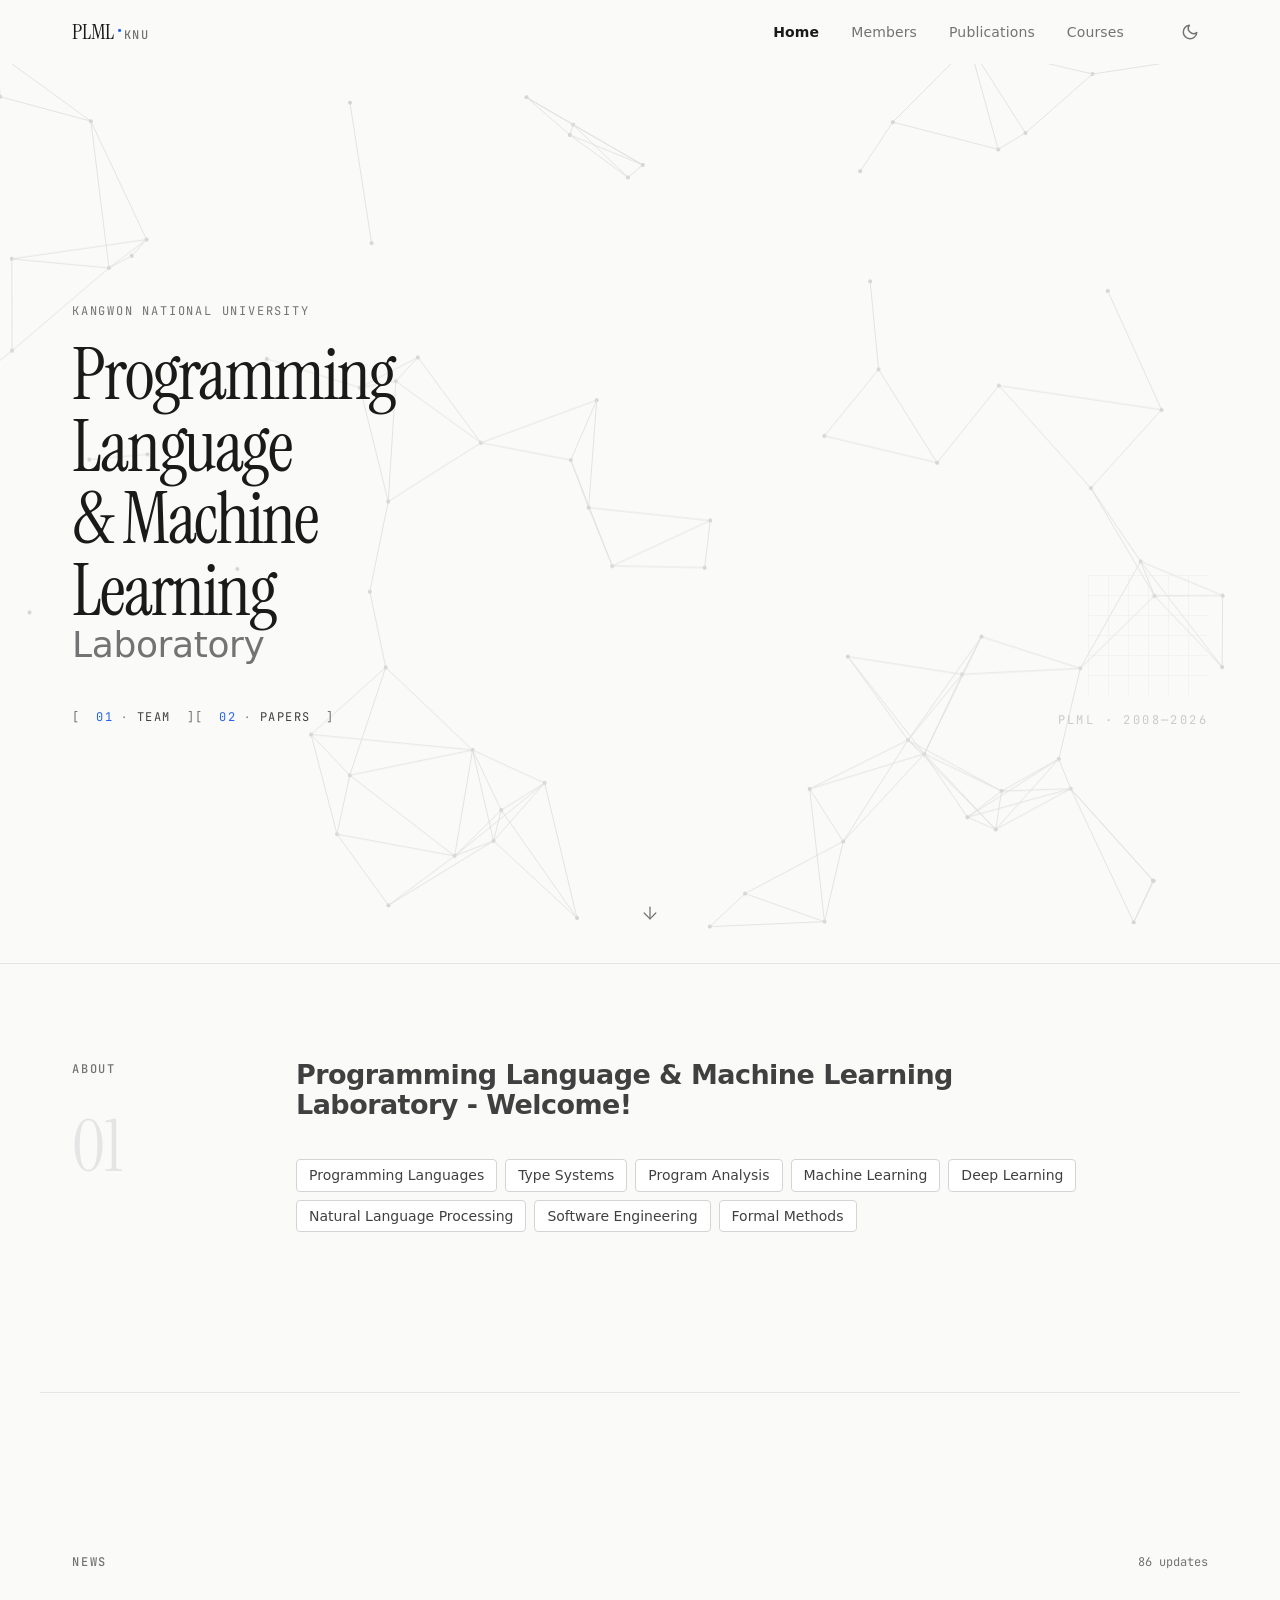
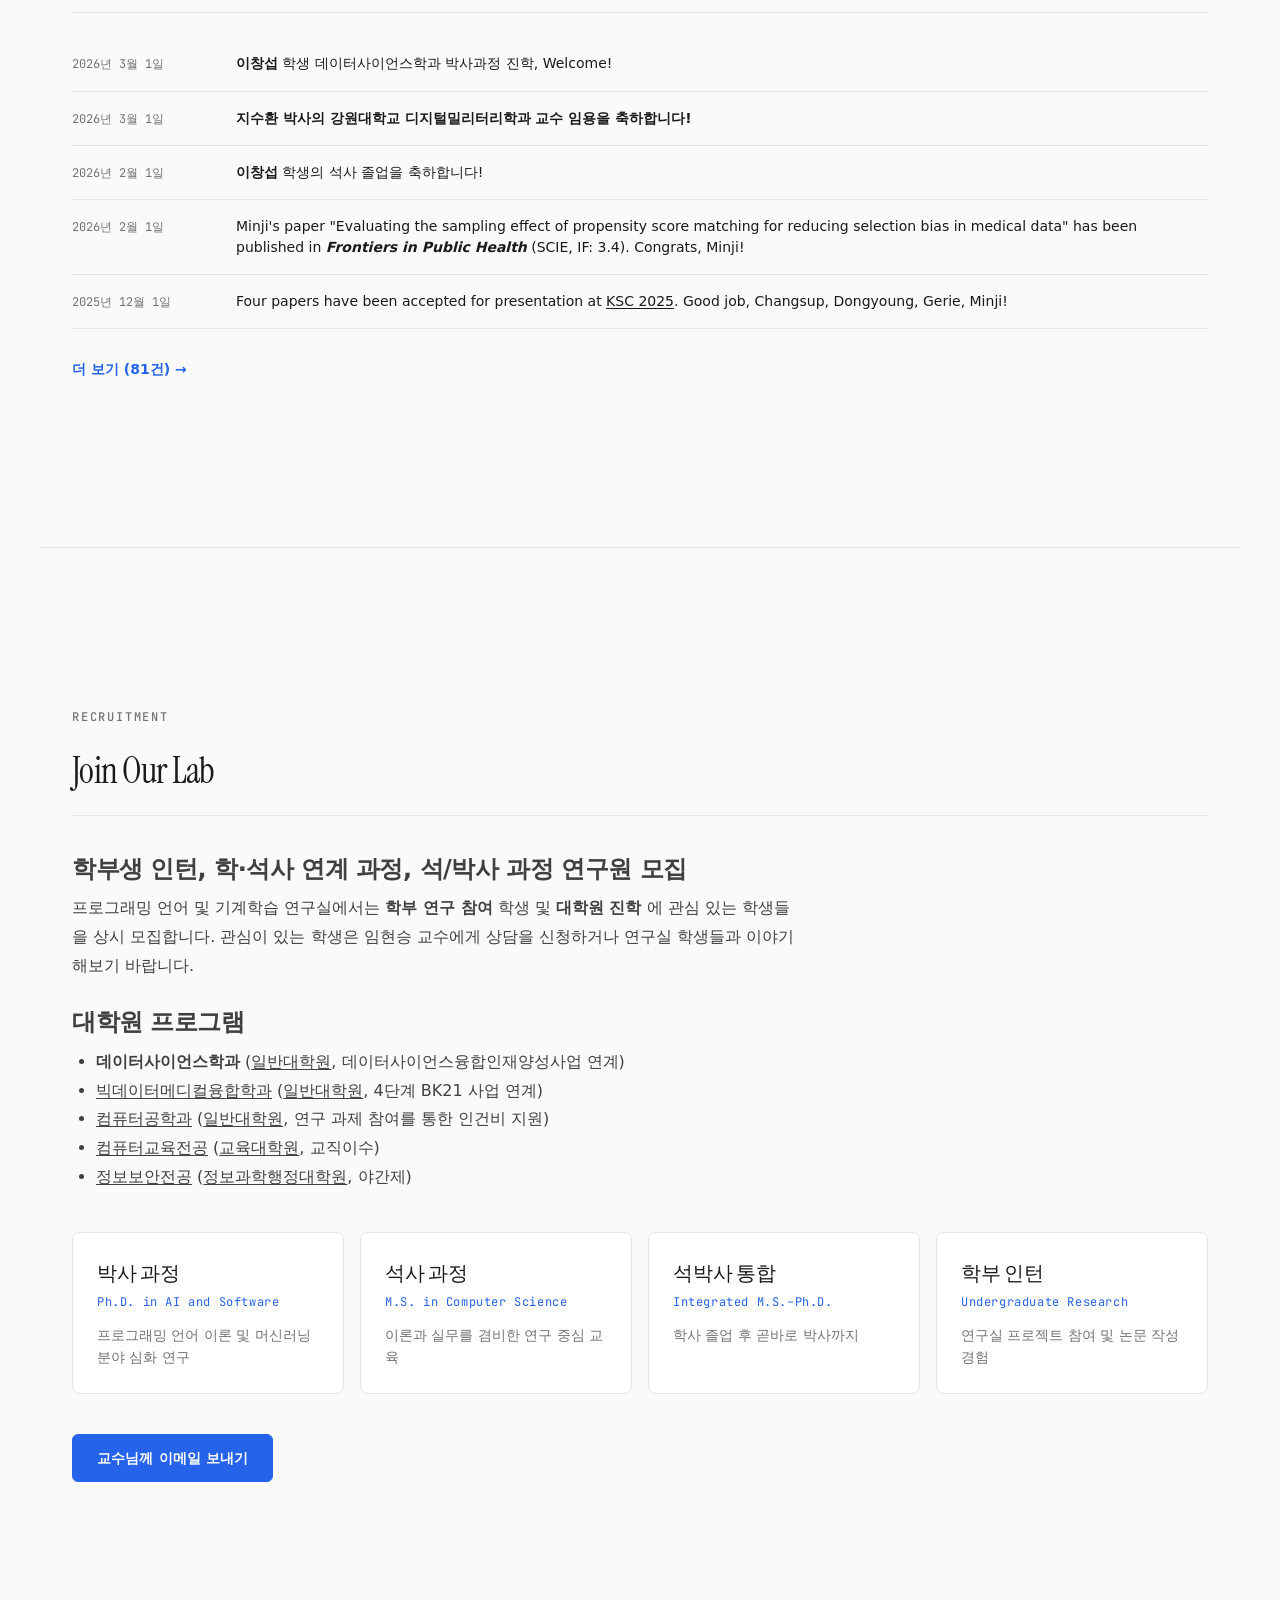
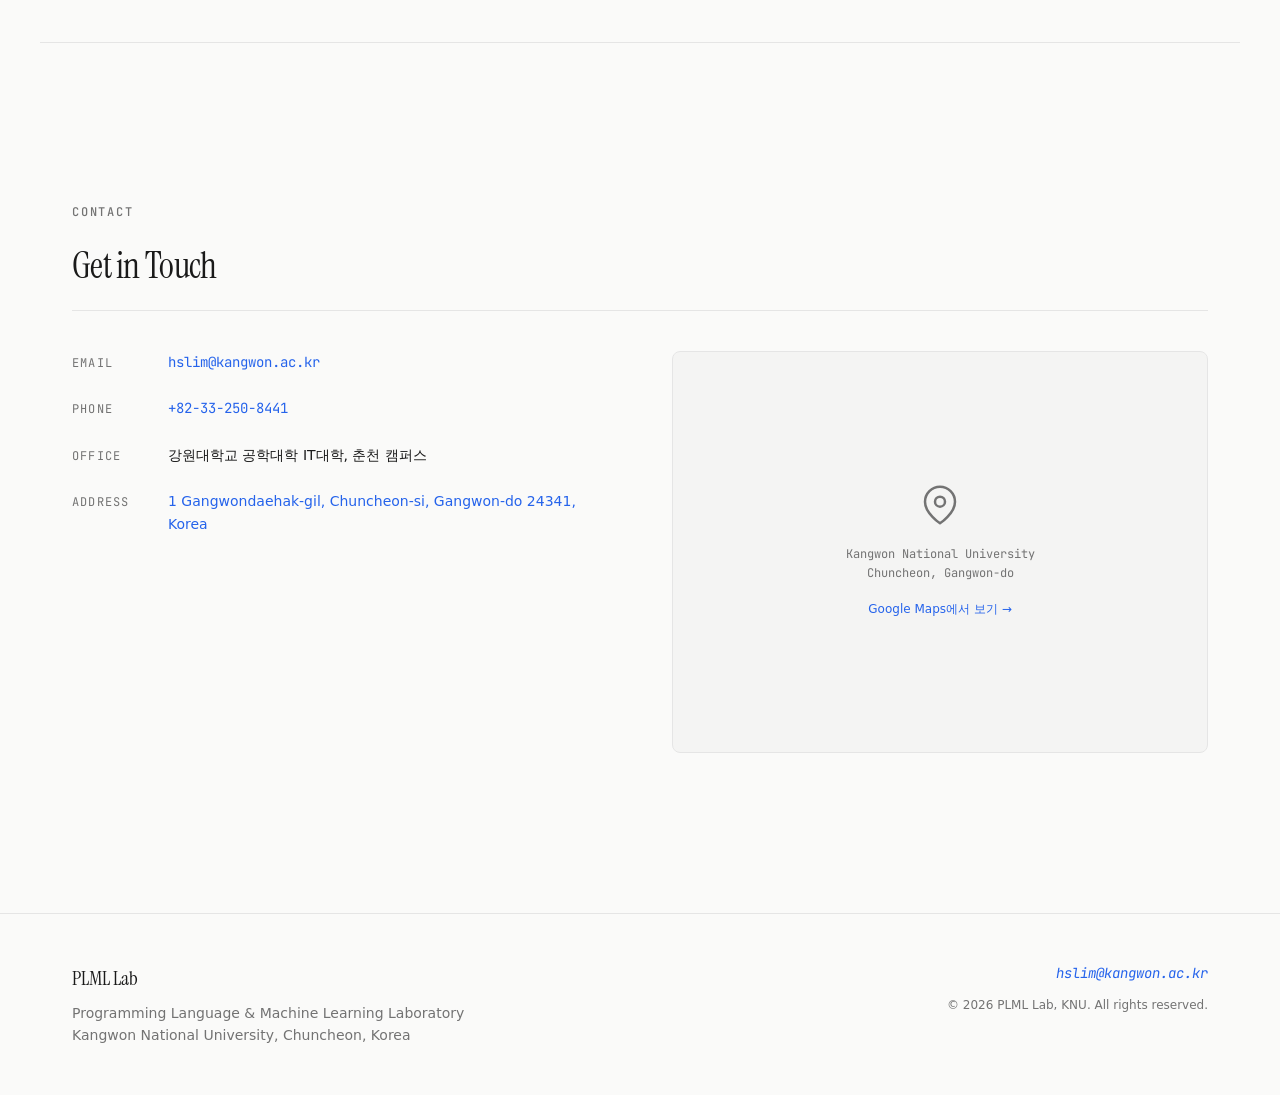
<file: index.html>
<!DOCTYPE html>
<html lang="ko" data-theme="light">
  <head>
    <meta charset="UTF-8" />
    <meta name="viewport" content="width=device-width, initial-scale=1.0" />
    <meta name="description" content="Programming Language & Machine Learning Laboratory, Kangwon National University" />
    <title>PLML Lab — KNU</title>
    <link rel="preconnect" href="https://fonts.googleapis.com" />
    <link rel="preconnect" href="https://fonts.gstatic.com" crossorigin />
    <link
      href="https://fonts.googleapis.com/css2?family=Instrument+Serif:ital@0;1&family=JetBrains+Mono:wght@400;500&display=swap"
      rel="stylesheet"
    />
    <link rel="icon" type="image/svg+xml" href="/favicon.svg" />
    <script type="module" crossorigin src="/assets/home-DffQO0BT.js"></script>
    <link rel="modulepreload" crossorigin href="/assets/pages-BZlM2igu.js">
    <link rel="stylesheet" crossorigin href="/assets/pages-Cf1bM_pc.css">
  </head>
  <body>
    <div id="root"></div>
    <script src="/jquery.particleground.min.js"></script>
  </body>
</html>
</file>
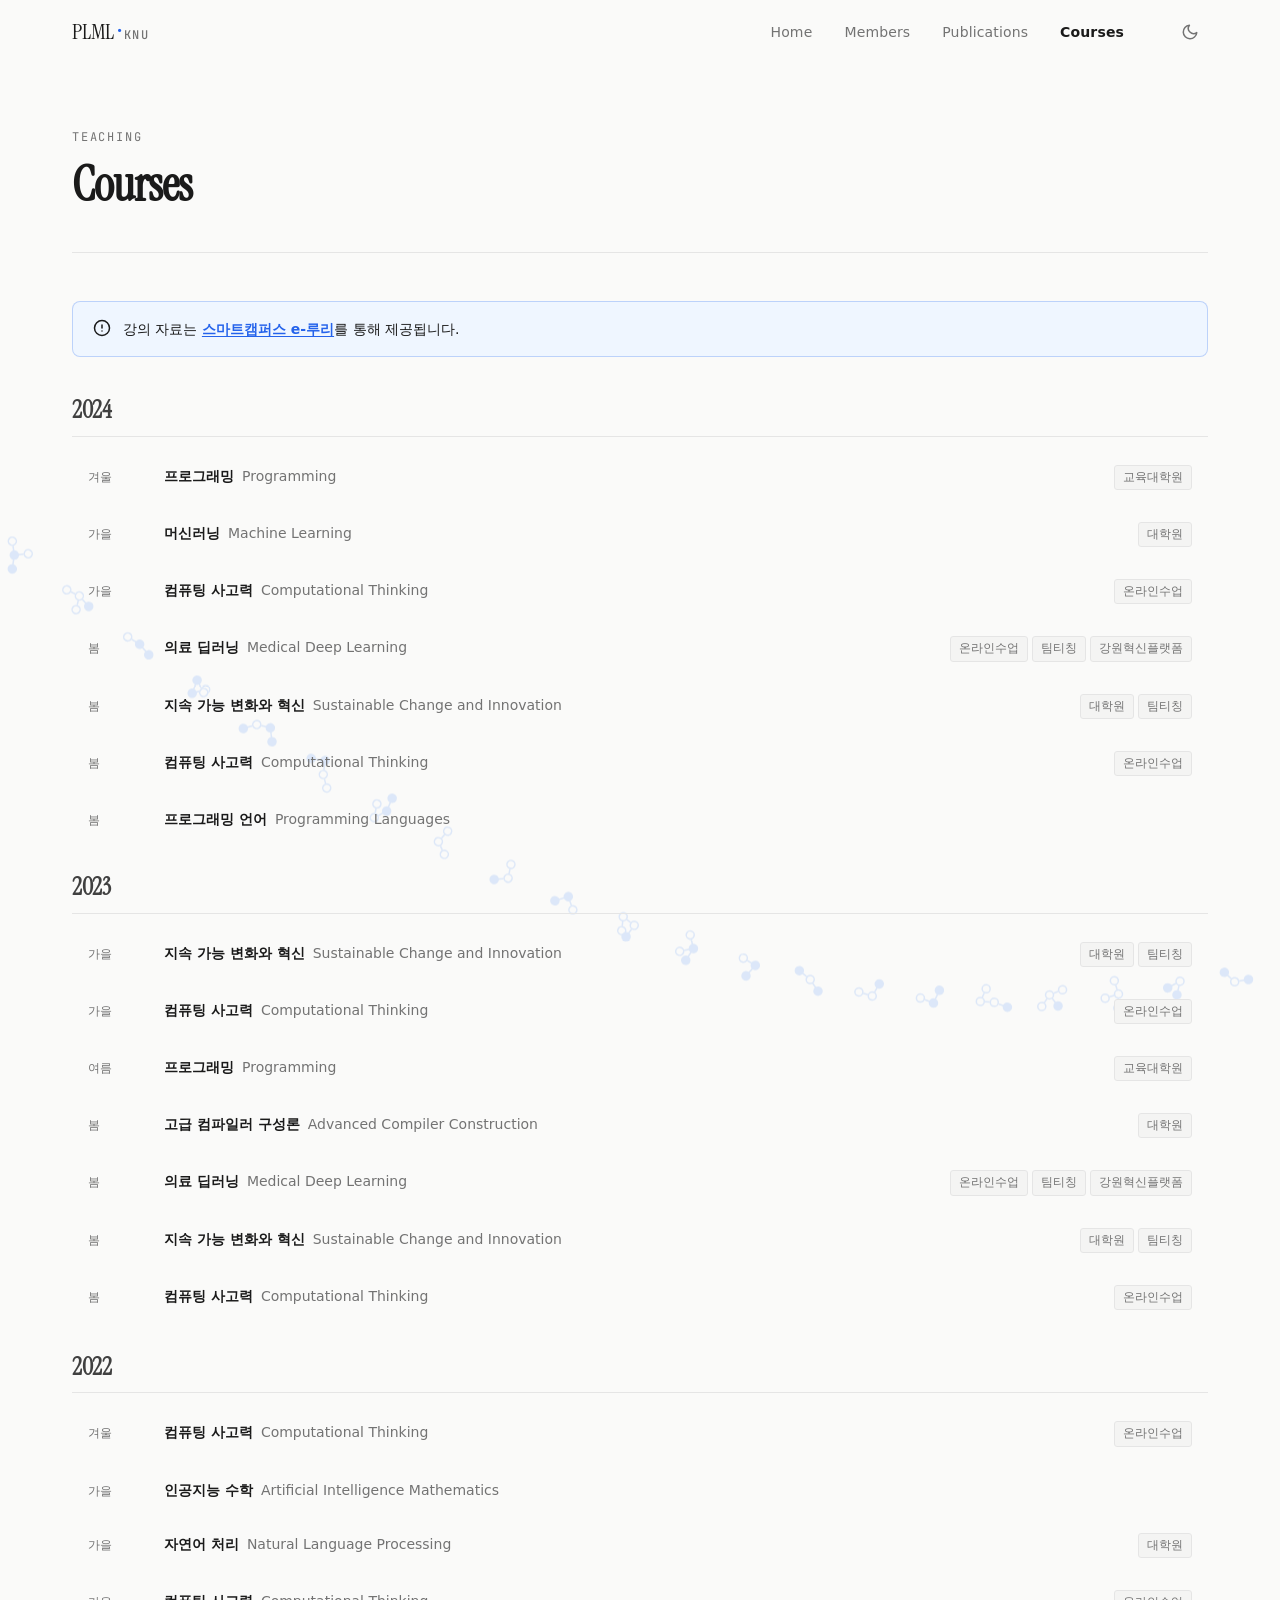
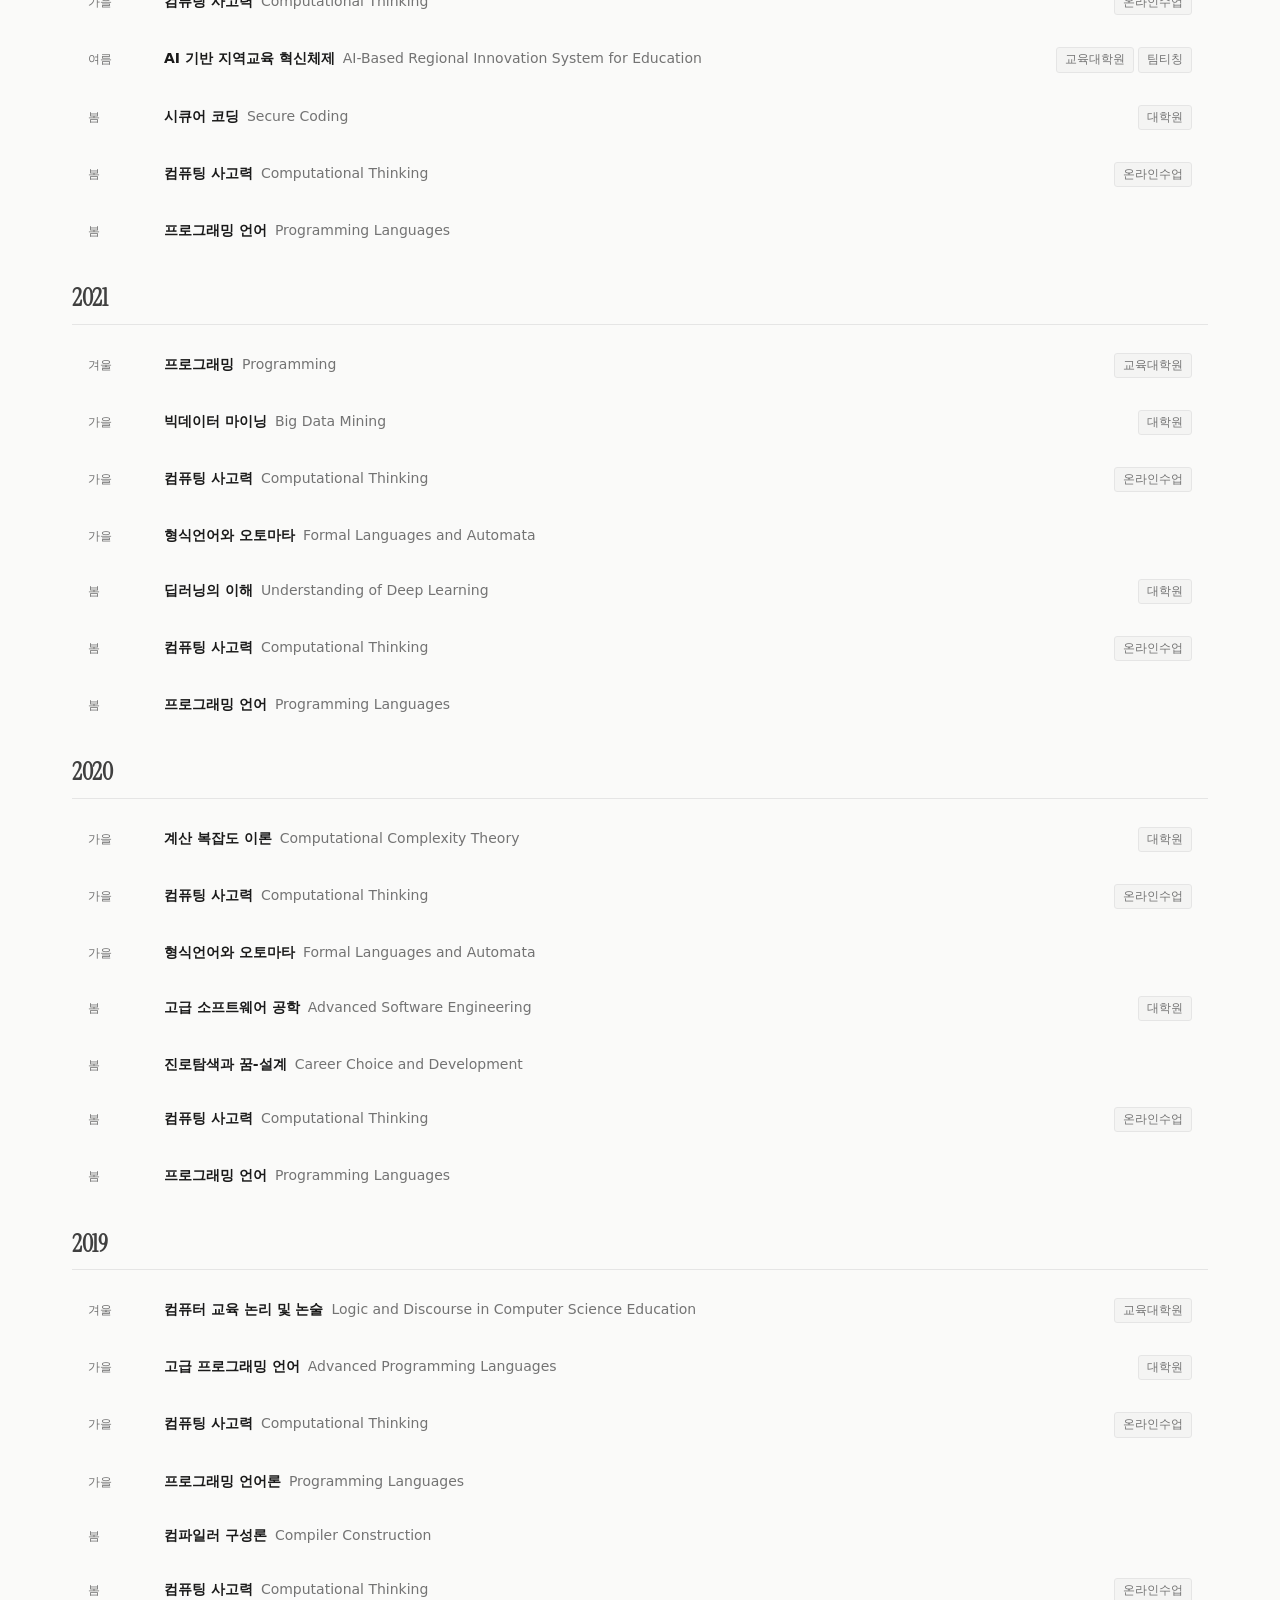
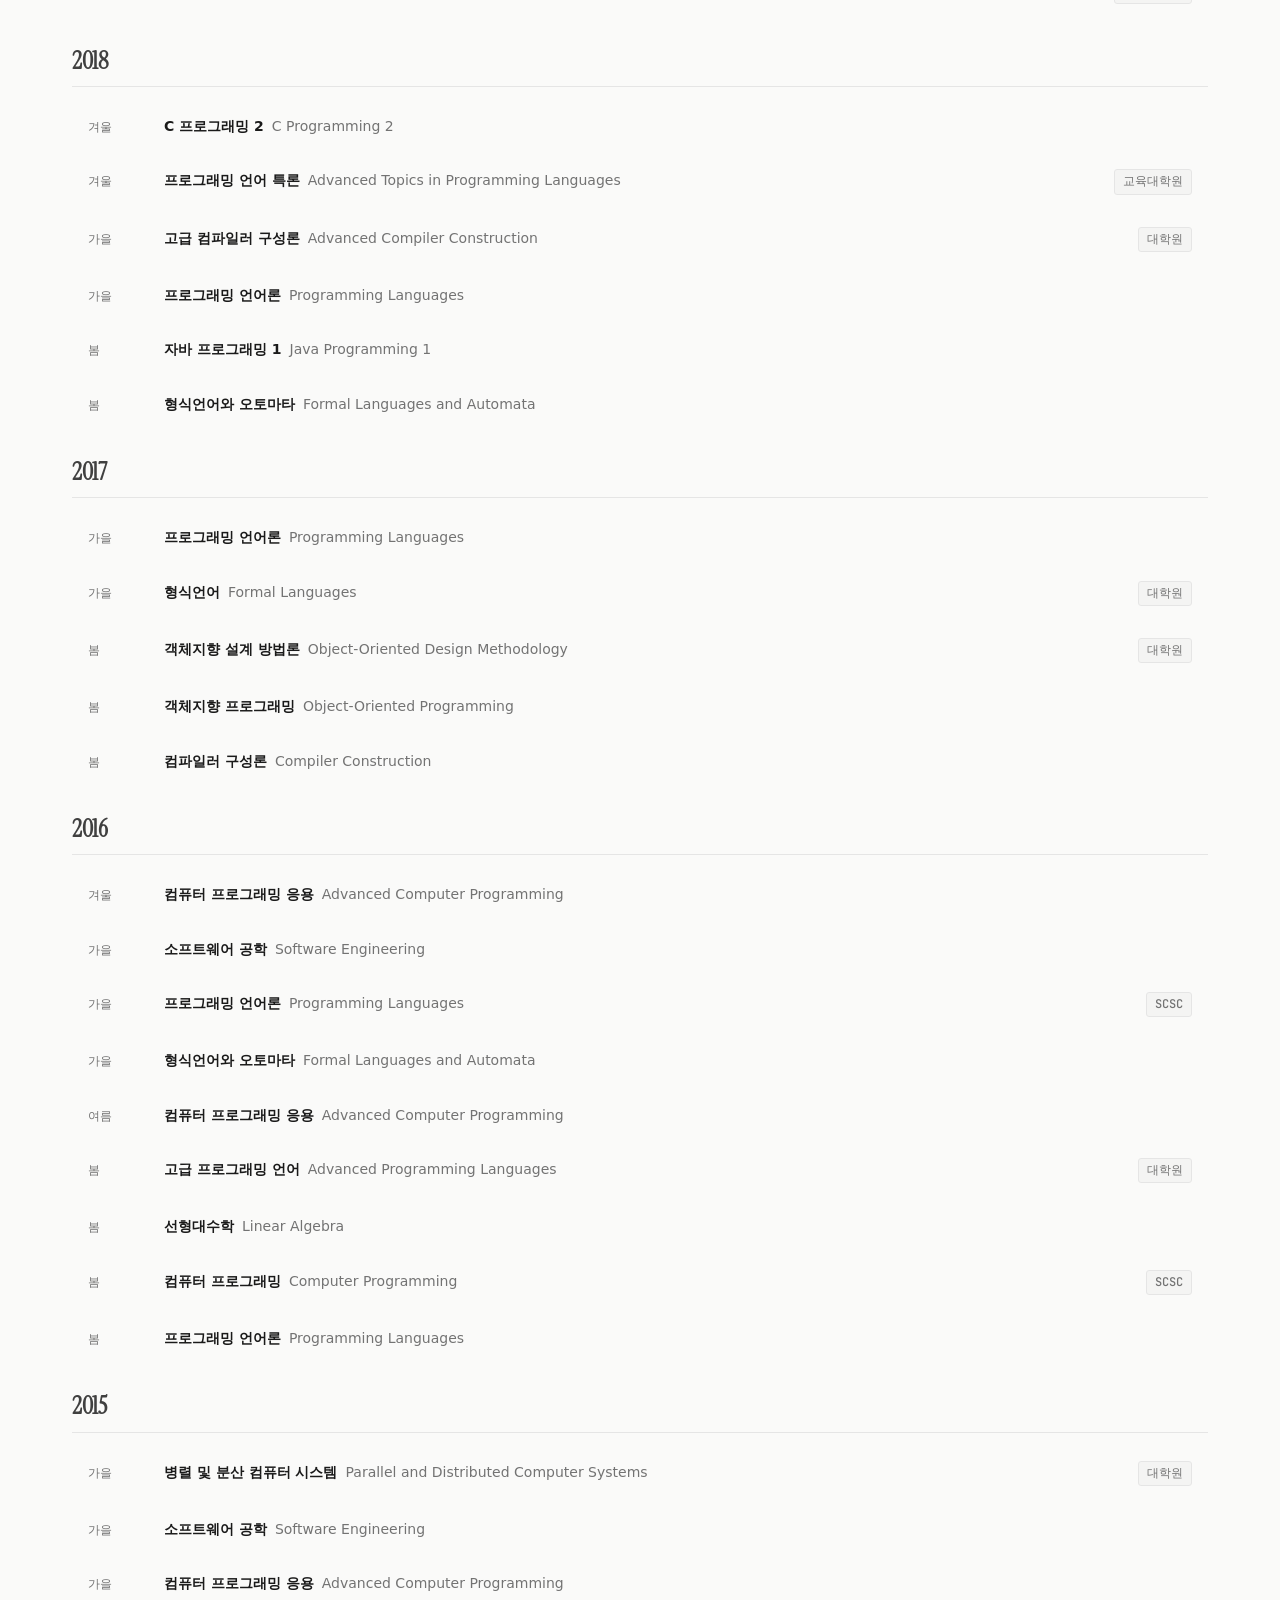
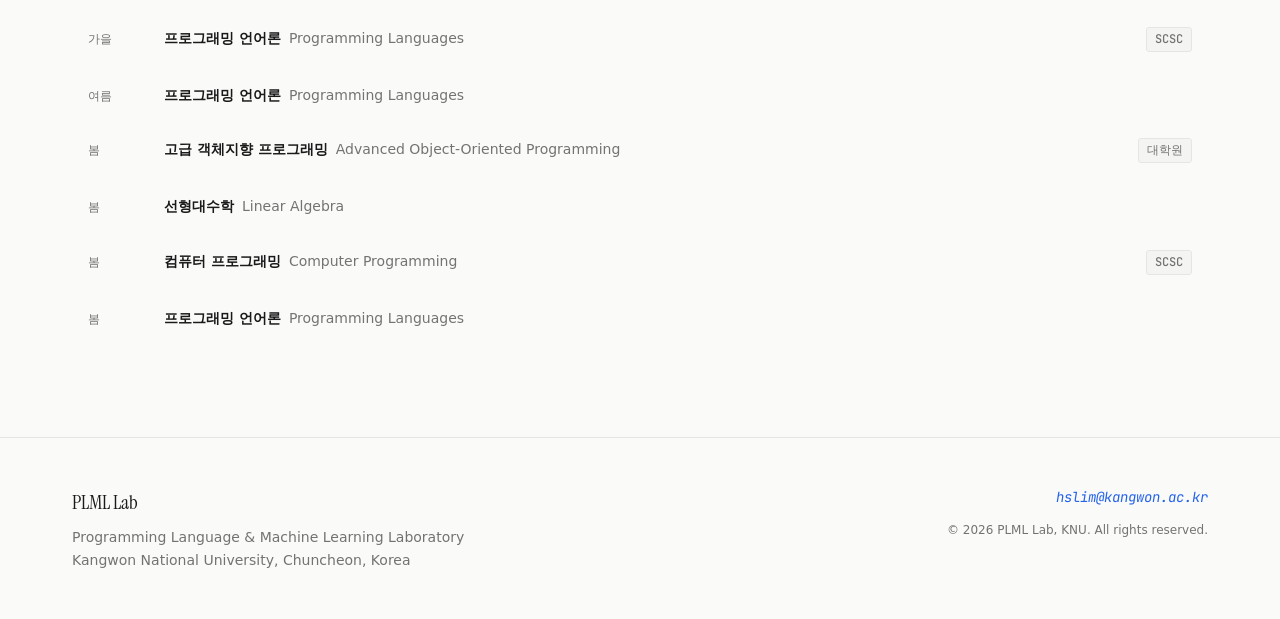
<file: courses.html>
<!DOCTYPE html>
<html lang="ko" data-theme="light">
  <head>
    <meta charset="UTF-8" />
    <meta name="viewport" content="width=device-width, initial-scale=1.0" />
    <meta name="description" content="Programming Language & Machine Learning Laboratory, Kangwon National University" />
    <title>Courses — PLML Lab · KNU</title>
    <link rel="preconnect" href="https://fonts.googleapis.com" />
    <link rel="preconnect" href="https://fonts.gstatic.com" crossorigin />
    <link
      href="https://fonts.googleapis.com/css2?family=Instrument+Serif:ital@0;1&family=JetBrains+Mono:wght@400;500&display=swap"
      rel="stylesheet"
    />
    <link rel="icon" type="image/svg+xml" href="/favicon.svg" />
    <script type="module" crossorigin src="/assets/courses-Ntr-VL05.js"></script>
    <link rel="modulepreload" crossorigin href="/assets/pages-BZlM2igu.js">
    <link rel="modulepreload" crossorigin href="/assets/SnakegroundBg-BMgiFR8t.js">
    <link rel="stylesheet" crossorigin href="/assets/pages-Cf1bM_pc.css">
  </head>
  <body>
    <div id="root"></div>
    <script src="/snakeground.js"></script>
  </body>
</html>
</file>
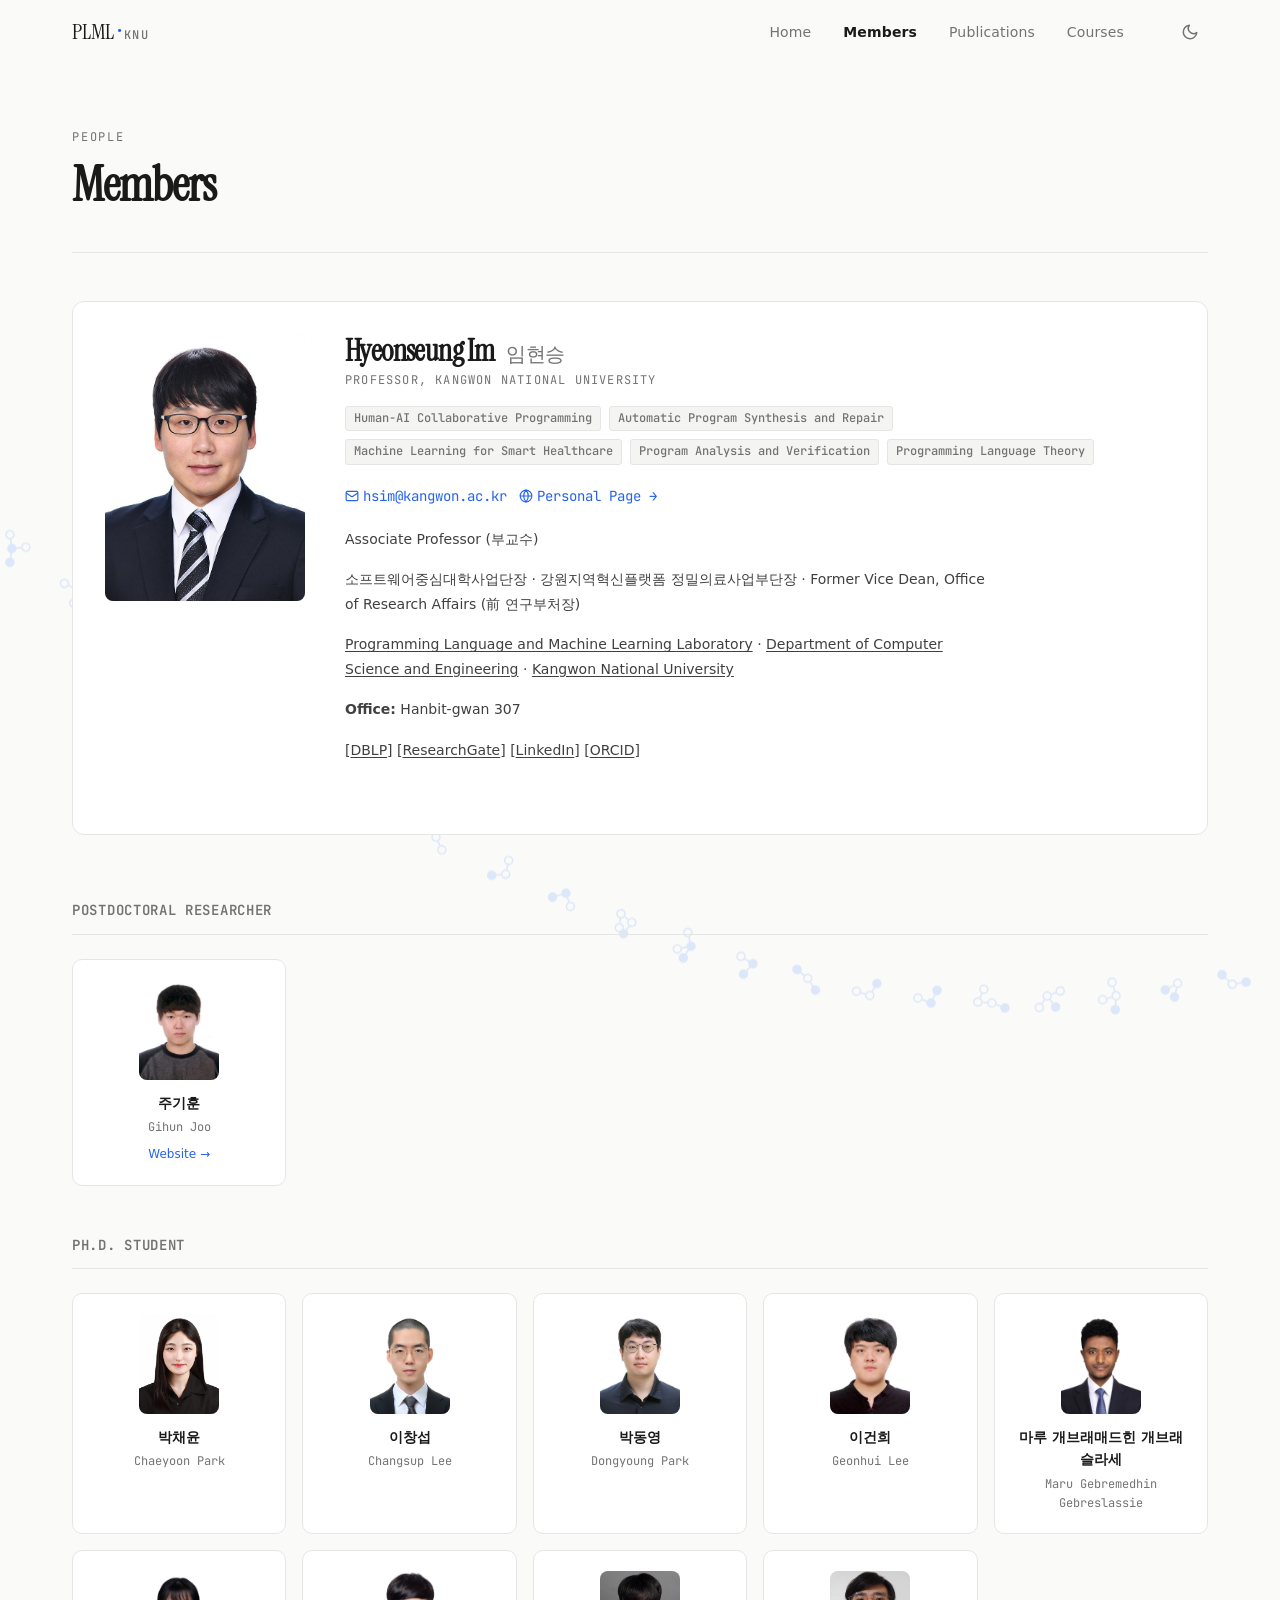
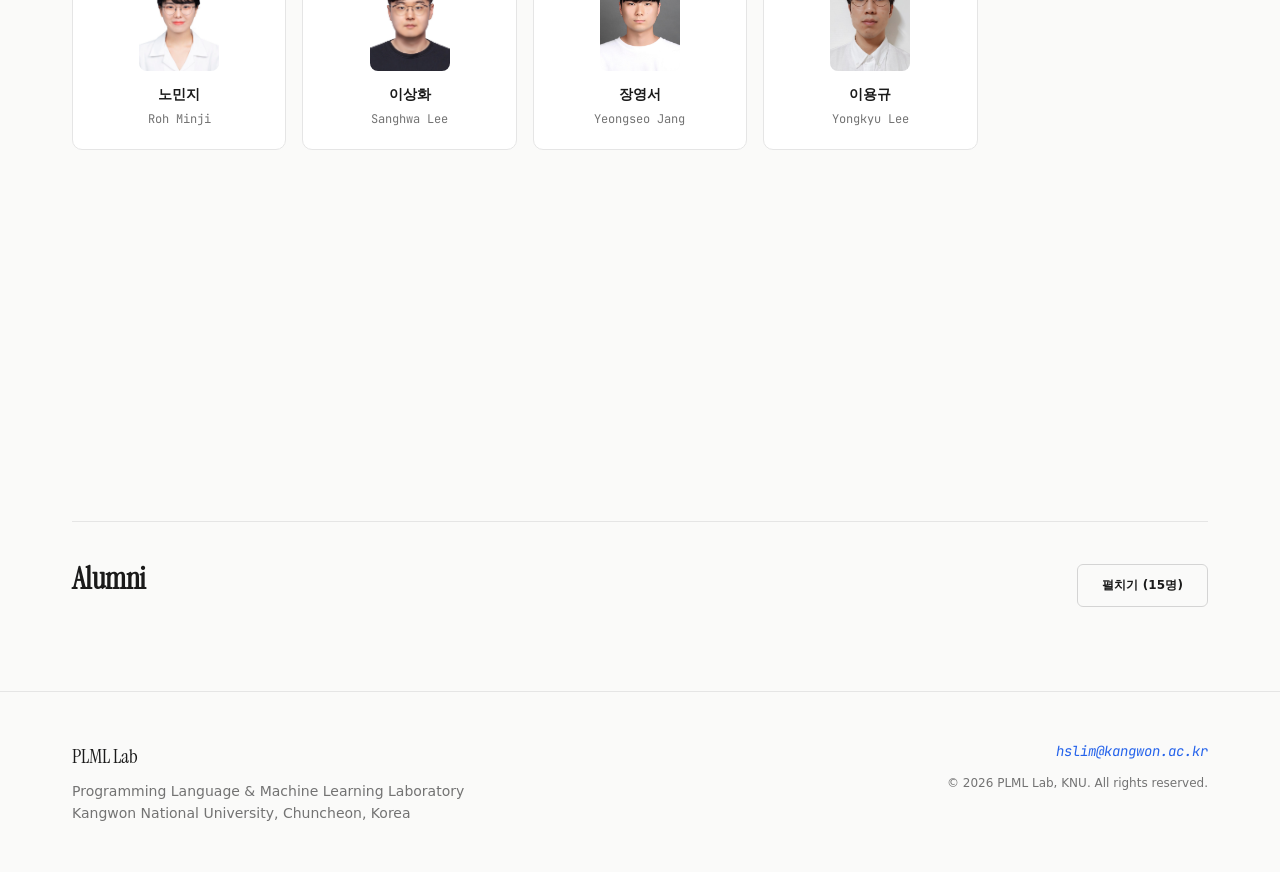
<file: members.html>
<!DOCTYPE html>
<html lang="ko" data-theme="light">
  <head>
    <meta charset="UTF-8" />
    <meta name="viewport" content="width=device-width, initial-scale=1.0" />
    <meta name="description" content="Programming Language & Machine Learning Laboratory, Kangwon National University" />
    <title>Members — PLML Lab · KNU</title>
    <link rel="preconnect" href="https://fonts.googleapis.com" />
    <link rel="preconnect" href="https://fonts.gstatic.com" crossorigin />
    <link
      href="https://fonts.googleapis.com/css2?family=Instrument+Serif:ital@0;1&family=JetBrains+Mono:wght@400;500&display=swap"
      rel="stylesheet"
    />
    <link rel="icon" type="image/svg+xml" href="/favicon.svg" />
    <script type="module" crossorigin src="/assets/members-CvYwJLtN.js"></script>
    <link rel="modulepreload" crossorigin href="/assets/pages-BZlM2igu.js">
    <link rel="modulepreload" crossorigin href="/assets/SnakegroundBg-BMgiFR8t.js">
    <link rel="stylesheet" crossorigin href="/assets/pages-Cf1bM_pc.css">
  </head>
  <body>
    <div id="root"></div>
    <script src="/snakeground.js"></script>
  </body>
</html>
</file>
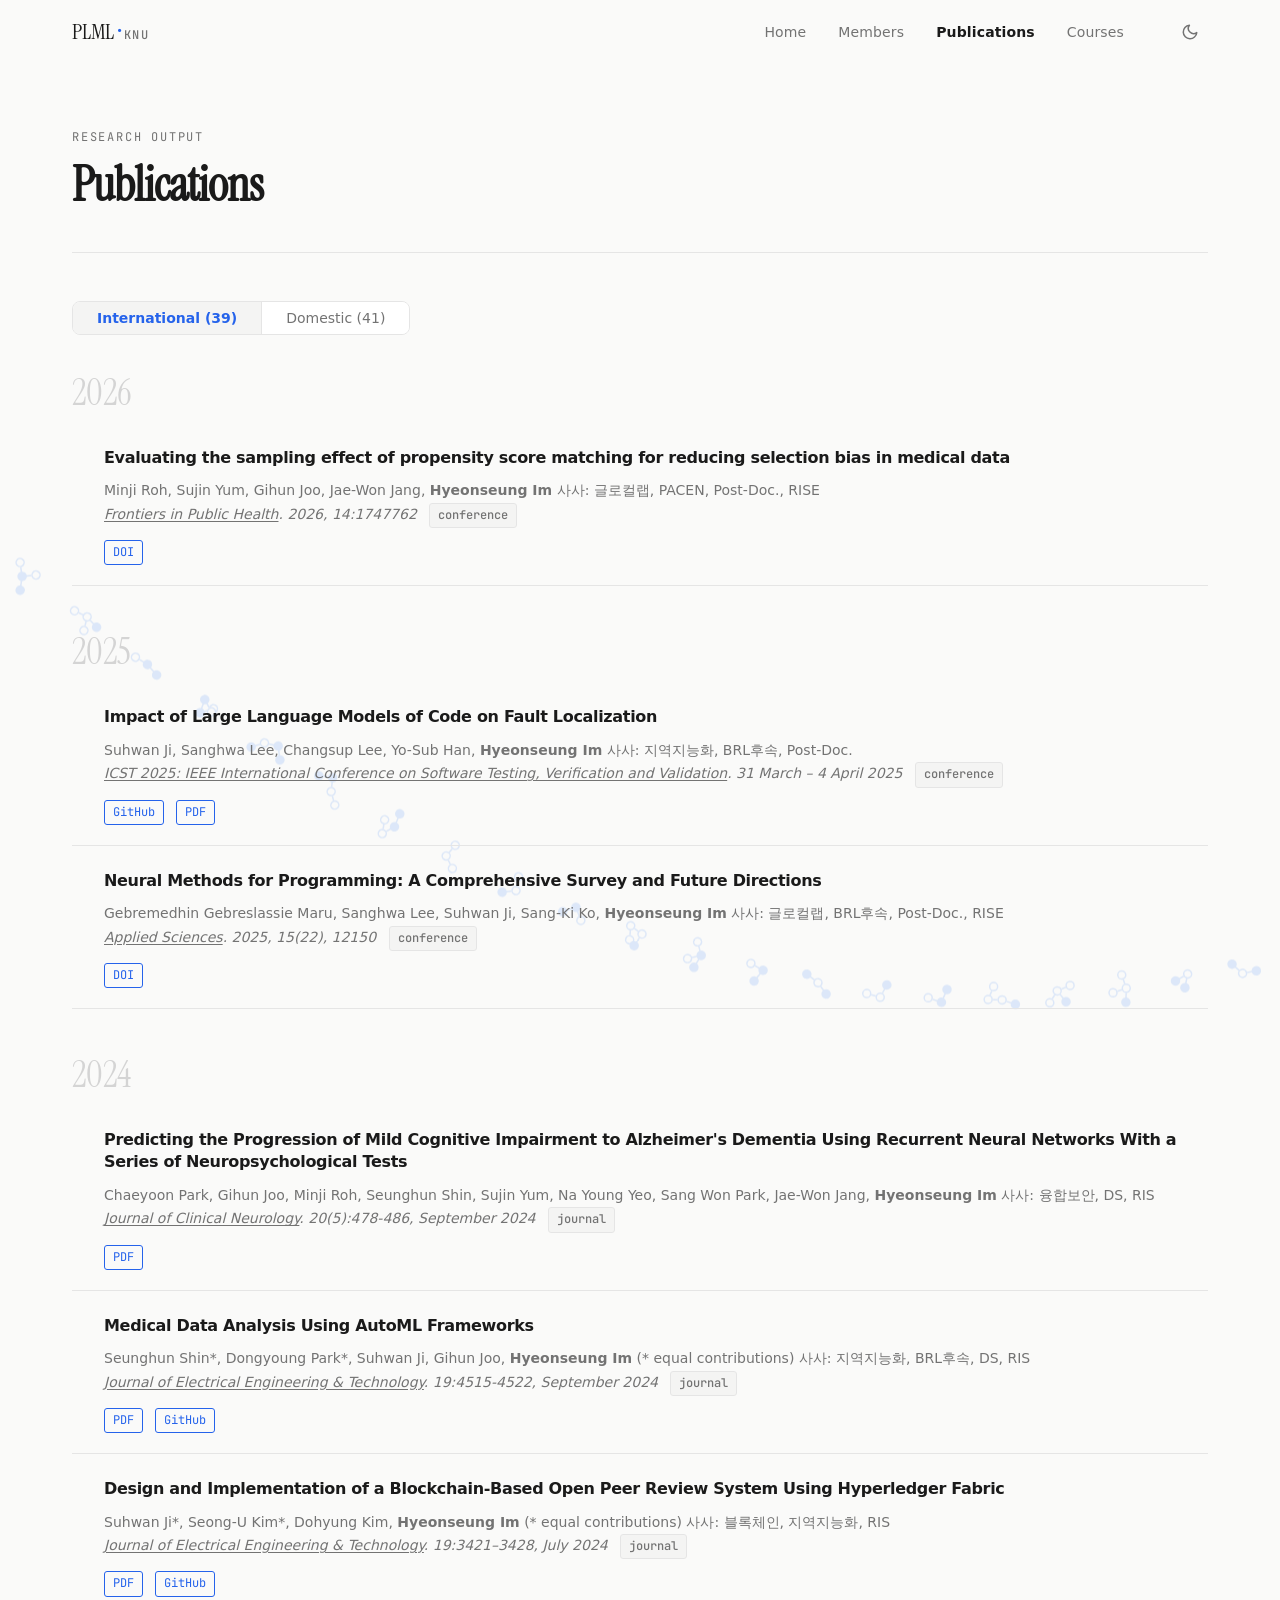
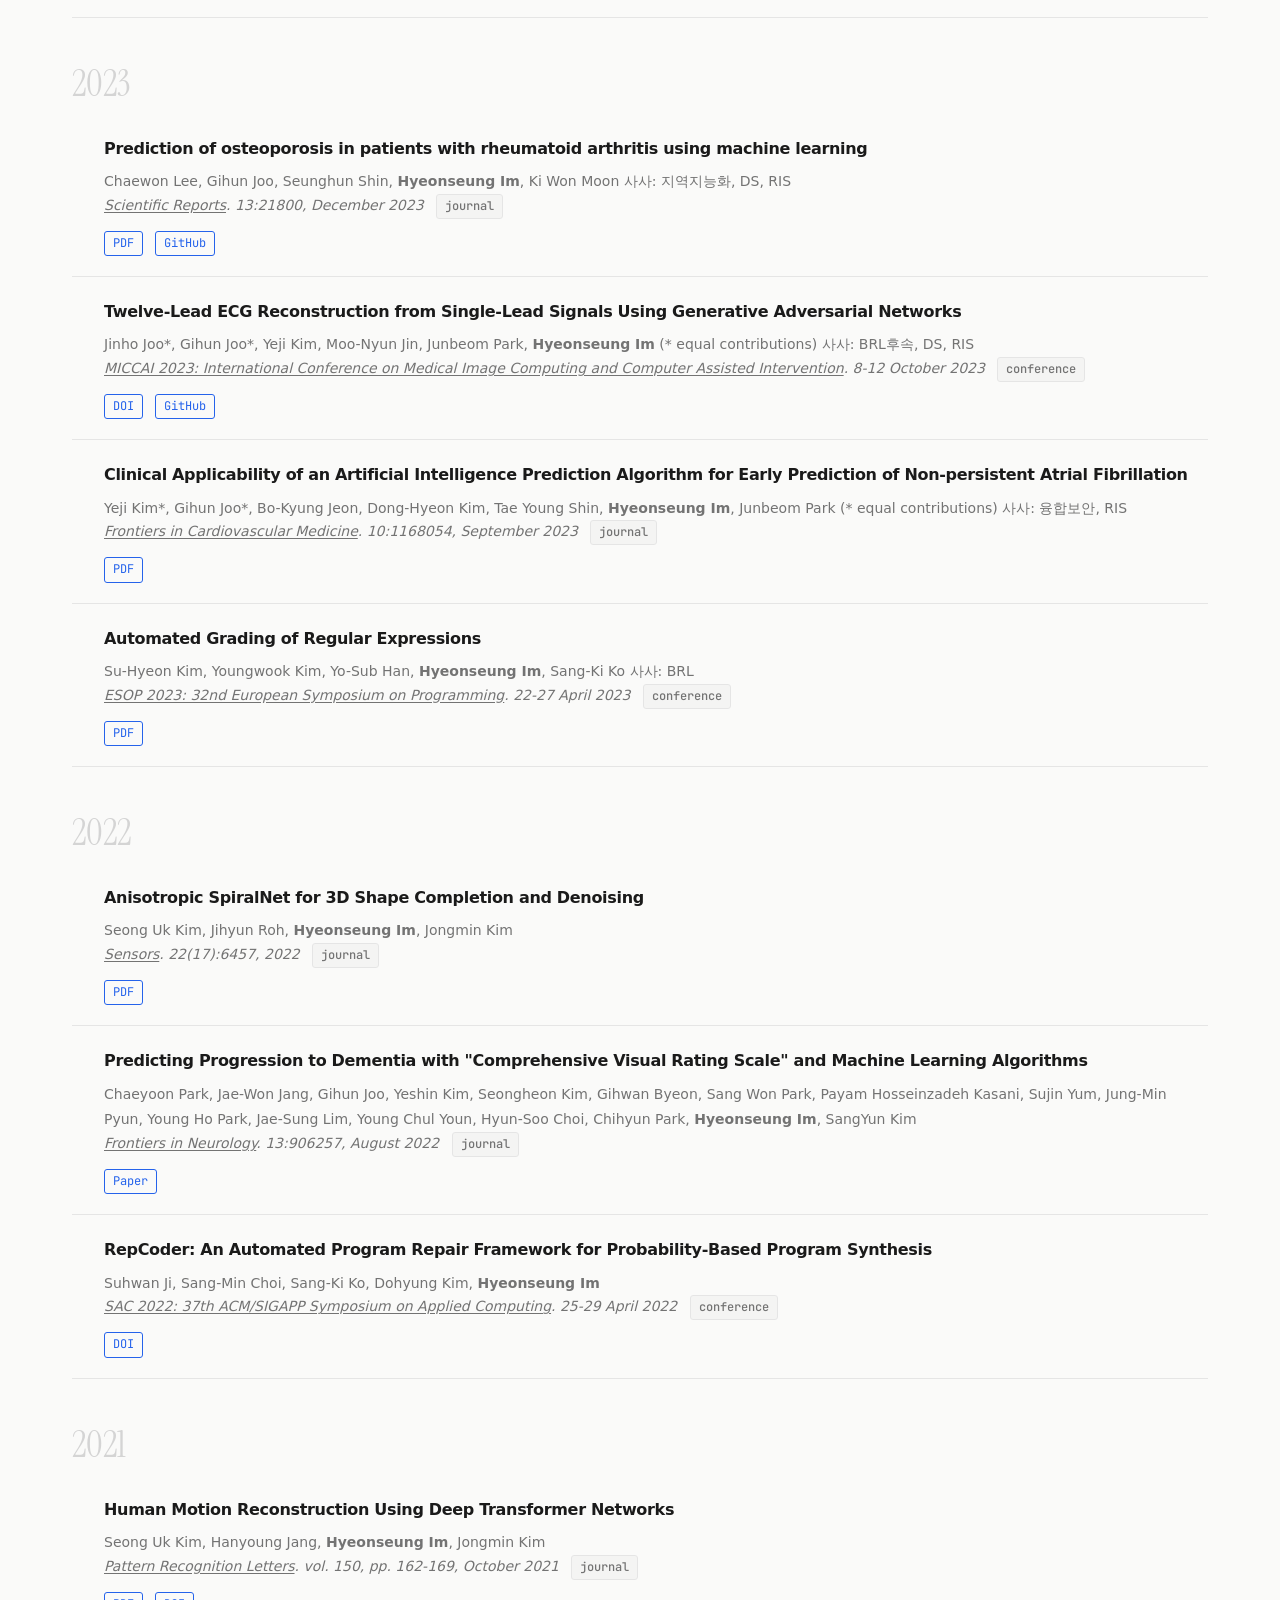
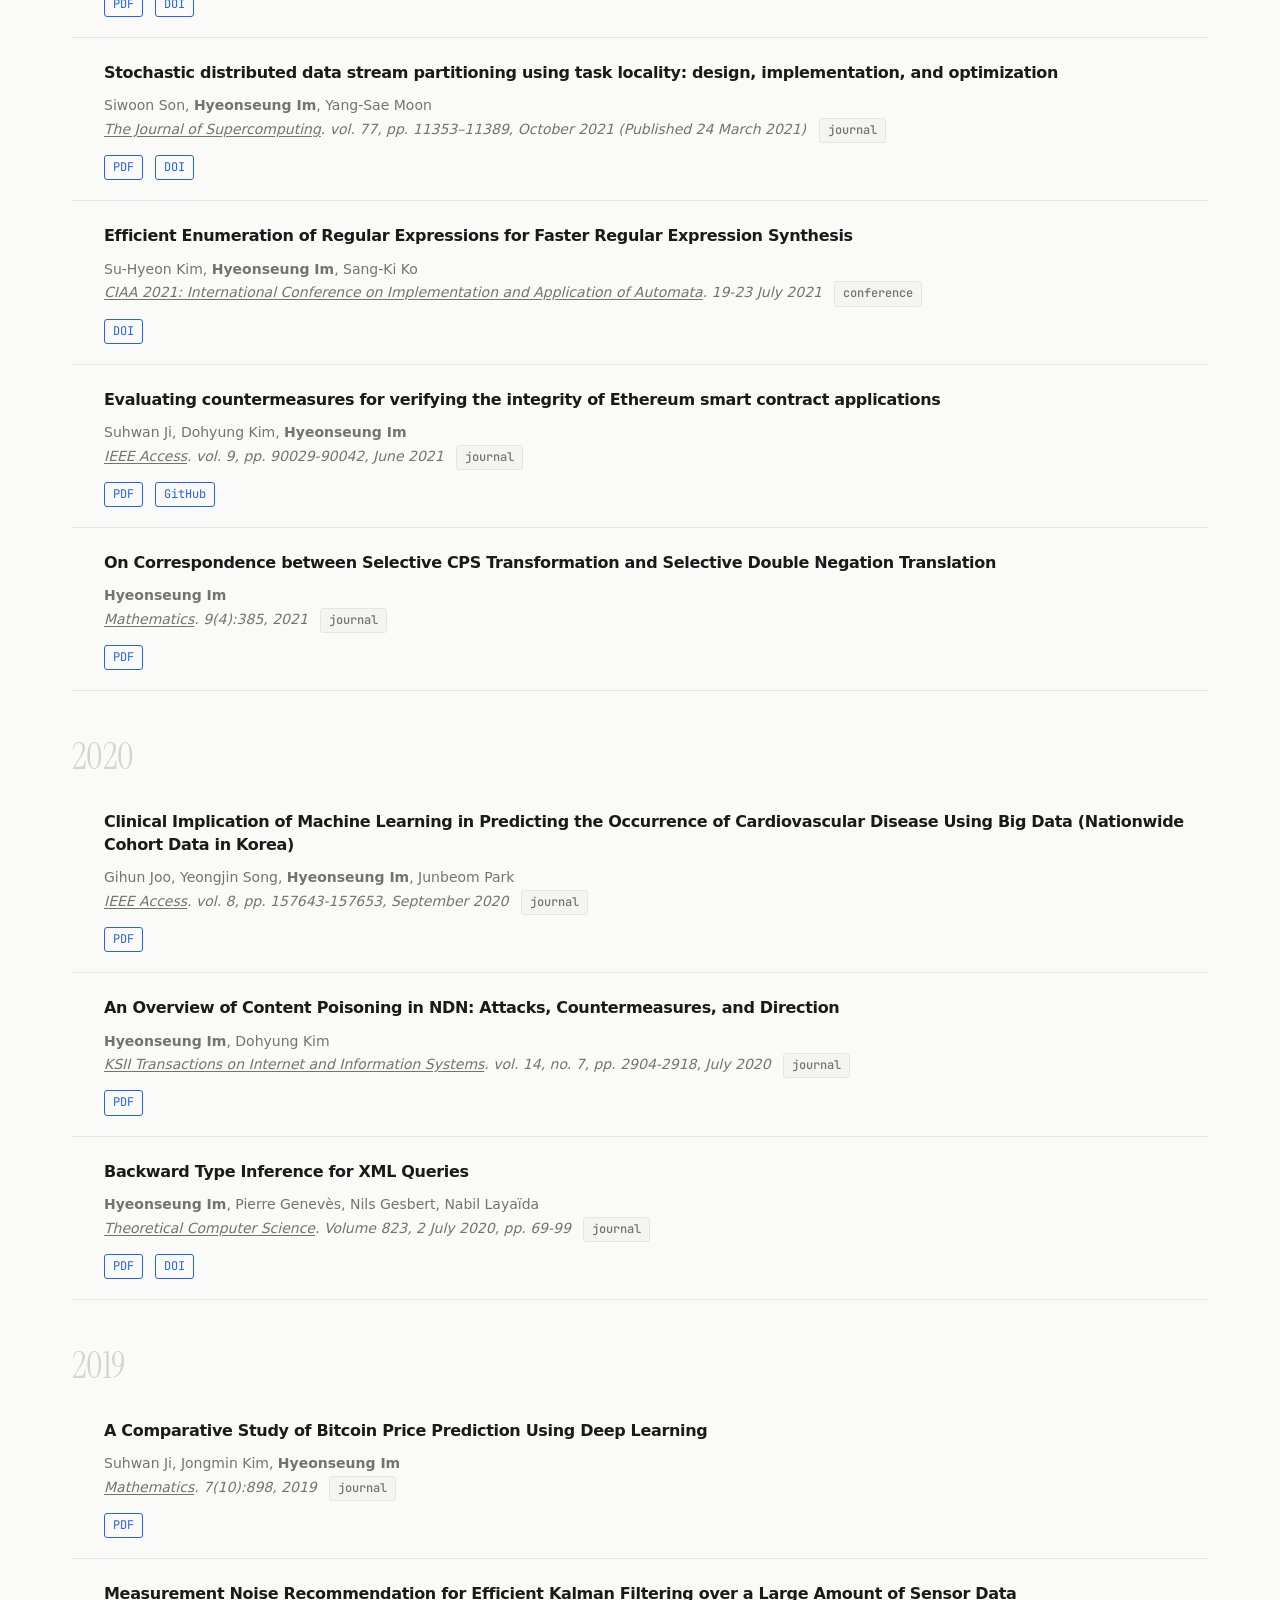
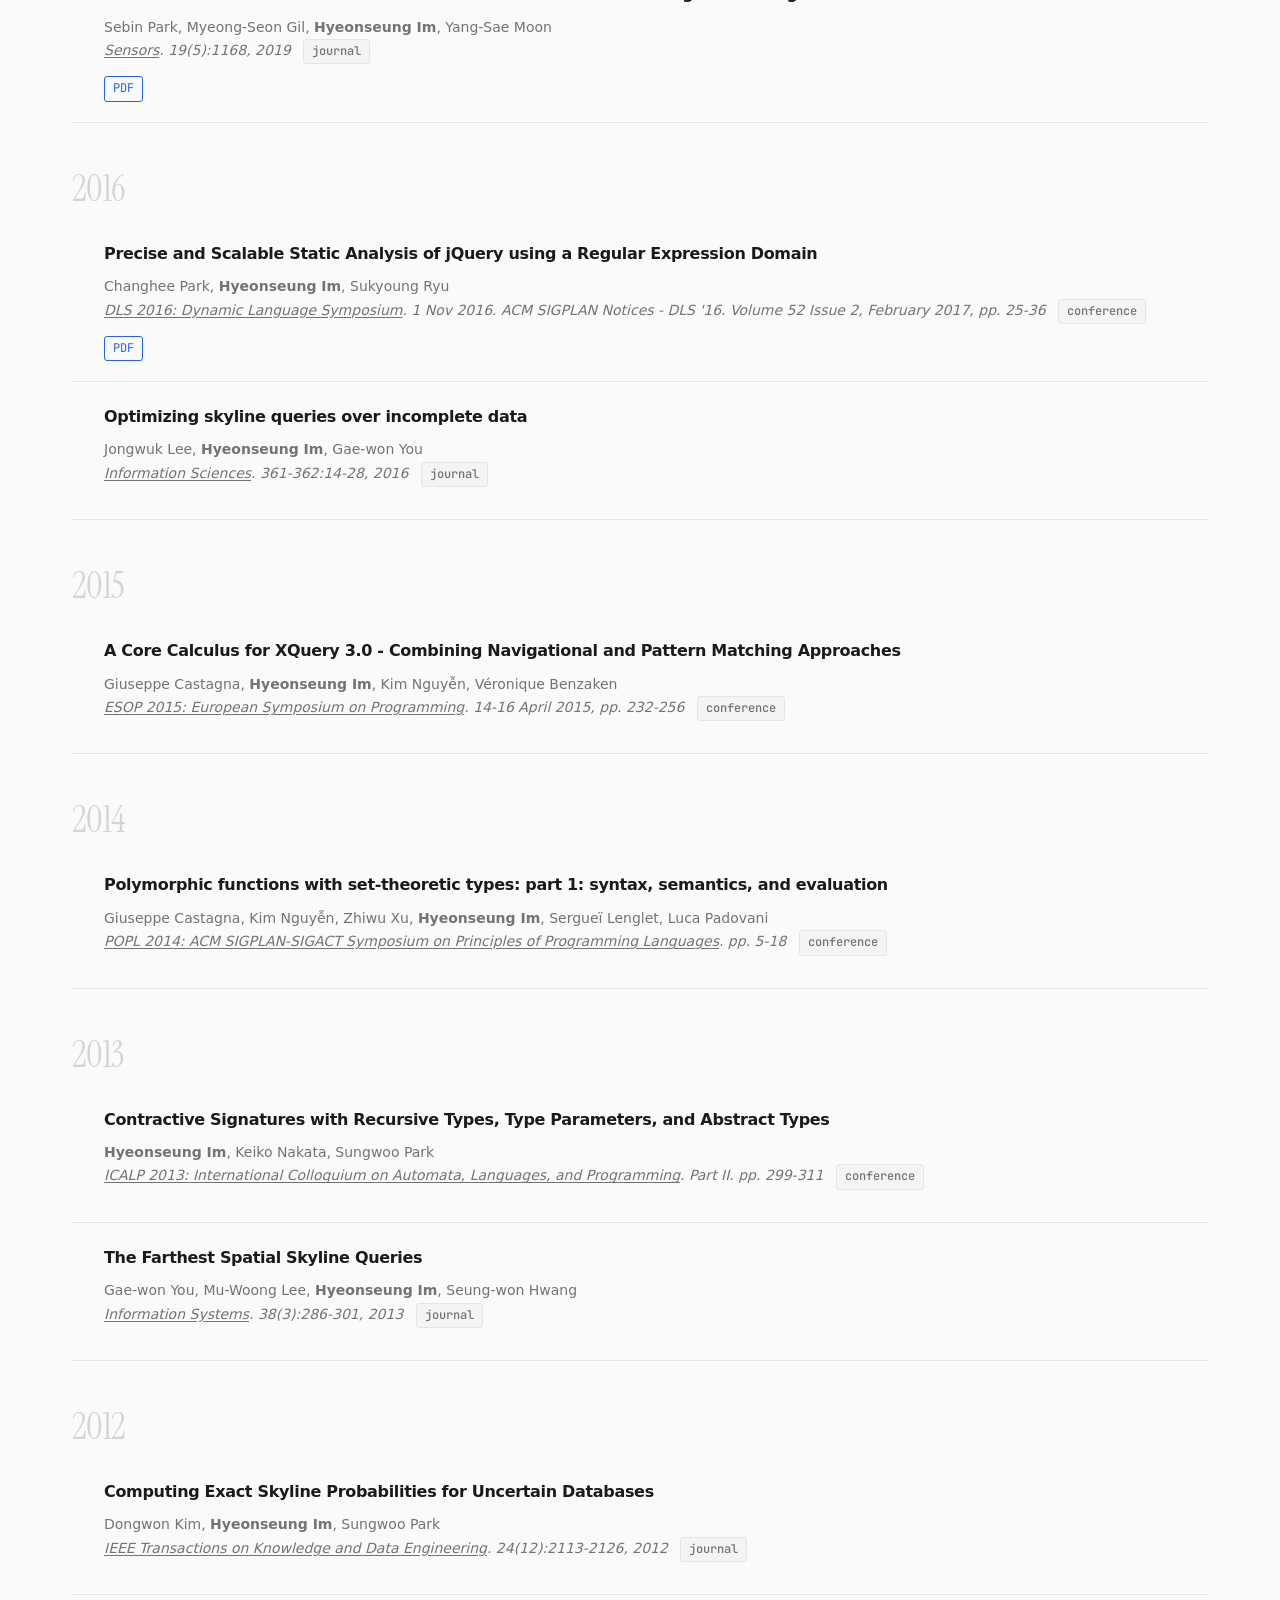
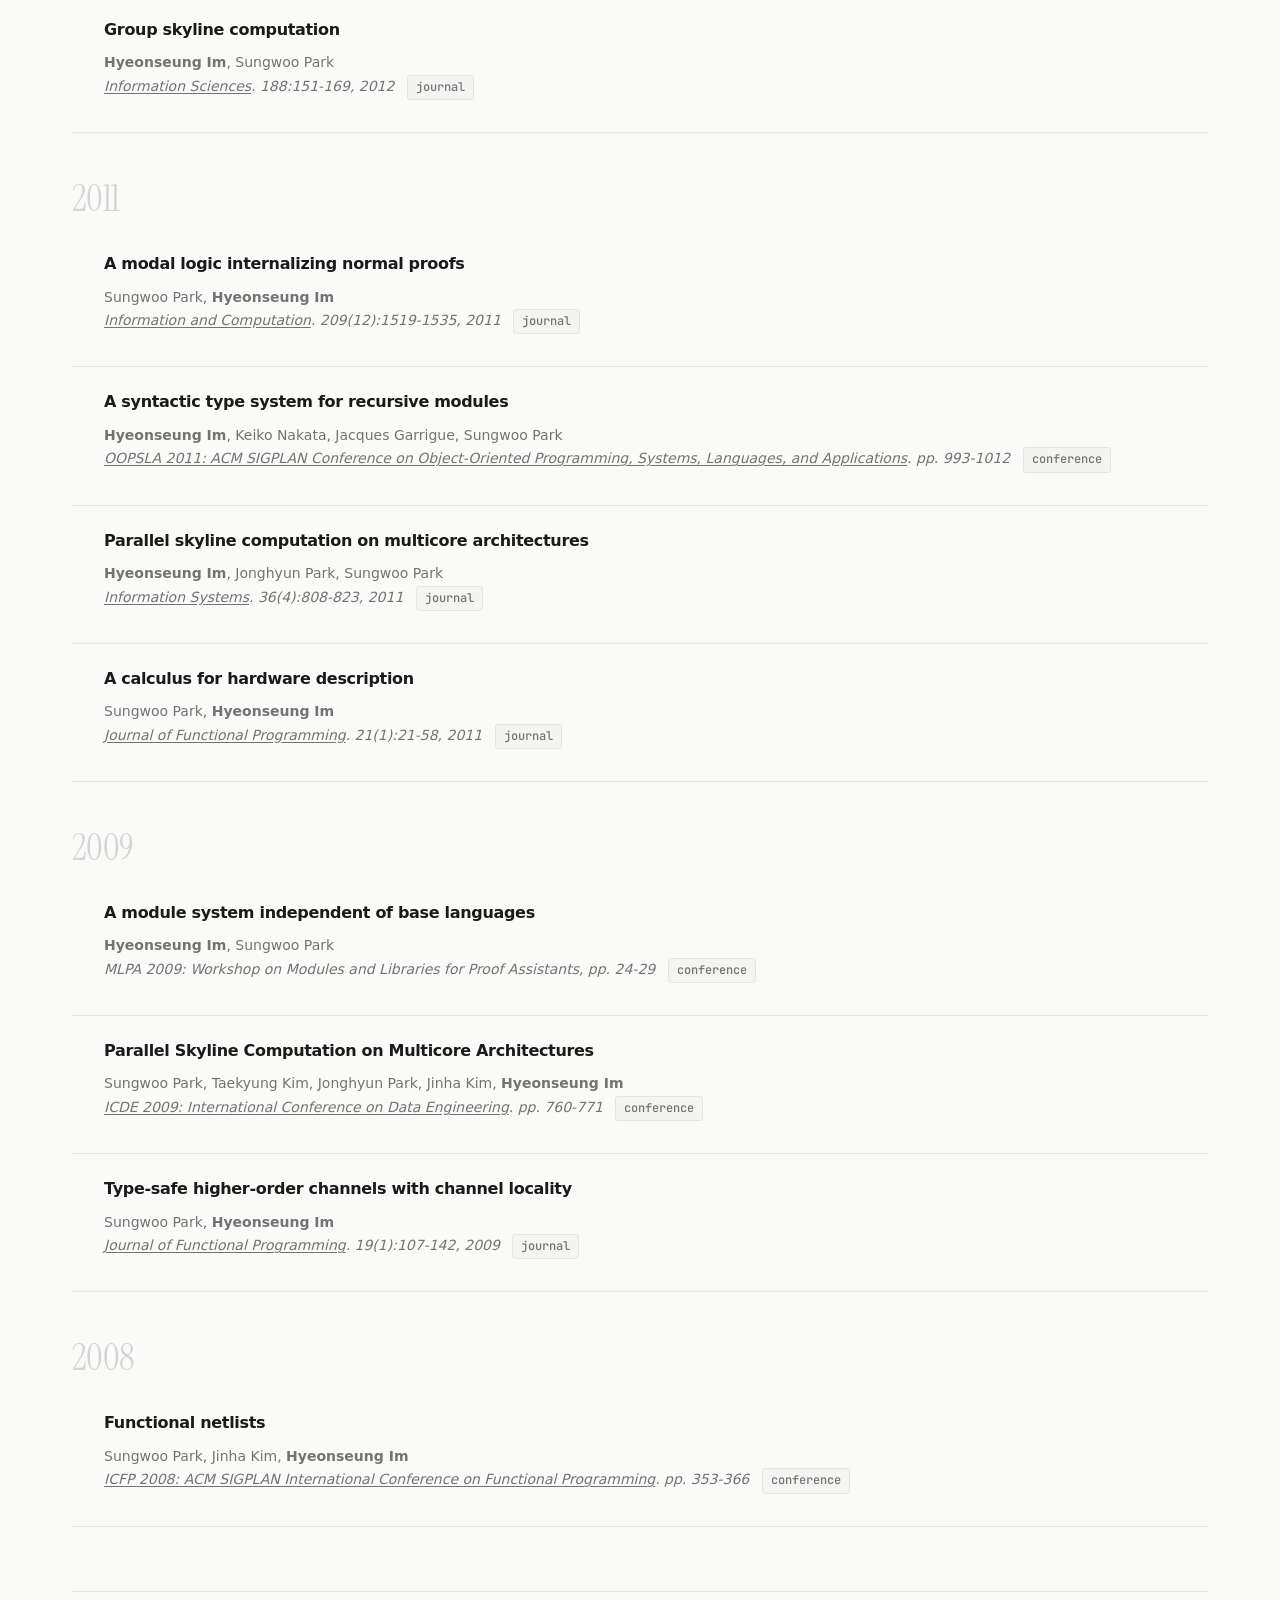
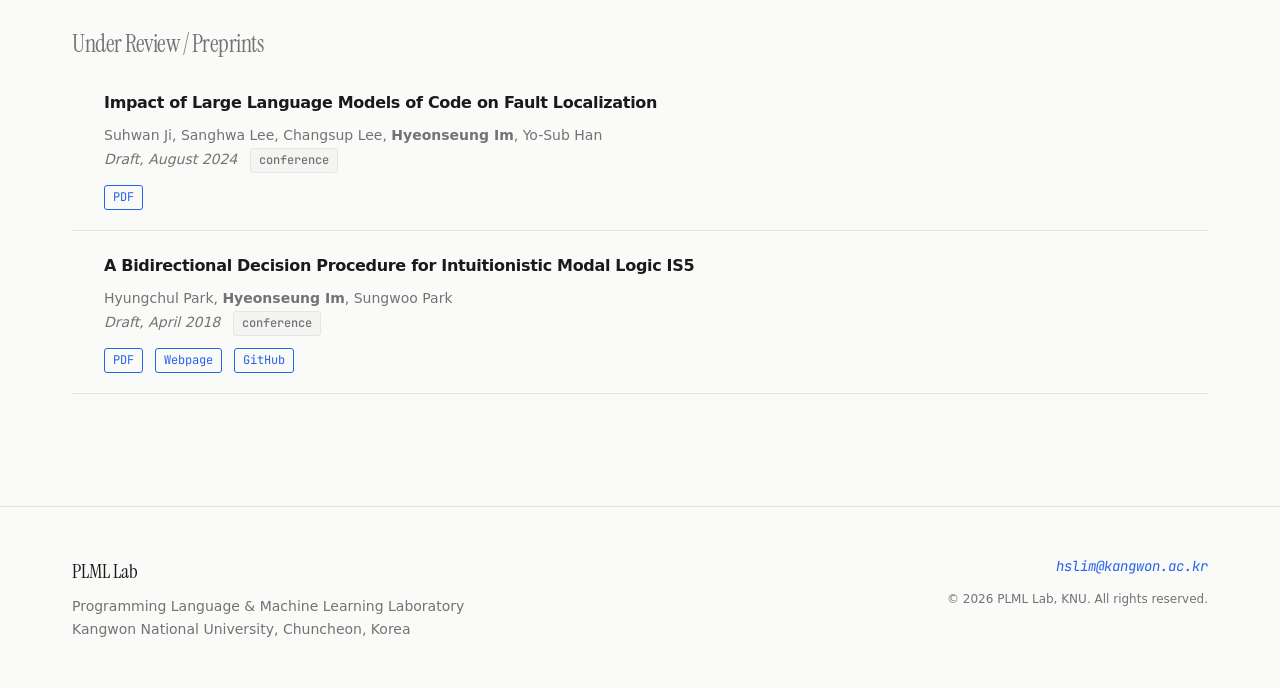
<file: publications.html>
<!DOCTYPE html>
<html lang="ko" data-theme="light">
  <head>
    <meta charset="UTF-8" />
    <meta name="viewport" content="width=device-width, initial-scale=1.0" />
    <meta name="description" content="Programming Language & Machine Learning Laboratory, Kangwon National University" />
    <title>Publications — PLML Lab · KNU</title>
    <link rel="preconnect" href="https://fonts.googleapis.com" />
    <link rel="preconnect" href="https://fonts.gstatic.com" crossorigin />
    <link
      href="https://fonts.googleapis.com/css2?family=Instrument+Serif:ital@0;1&family=JetBrains+Mono:wght@400;500&display=swap"
      rel="stylesheet"
    />
    <link rel="icon" type="image/svg+xml" href="/favicon.svg" />
    <script type="module" crossorigin src="/assets/publications-CZY25IjT.js"></script>
    <link rel="modulepreload" crossorigin href="/assets/pages-BZlM2igu.js">
    <link rel="modulepreload" crossorigin href="/assets/SnakegroundBg-BMgiFR8t.js">
    <link rel="stylesheet" crossorigin href="/assets/pages-Cf1bM_pc.css">
  </head>
  <body>
    <div id="root"></div>
    <script src="/snakeground.js"></script>
  </body>
</html>
</file>
<file: assets/pages-Cf1bM_pc.css>
@import"https://api.fontshare.com/v2/css?f[]=satoshi@400,500,700&display=swap";:root{--color-bg: #fafaf9;--color-surface: #ffffff;--color-surface-2: #f4f4f3;--color-text: #1a1a1a;--color-text-secondary: #404040;--color-muted: #737373;--color-border: #e5e5e5;--color-border-strong: #d4d4d4;--color-accent: #2563eb;--color-accent-hover: #1d4ed8;--color-accent-subtle: #eff6ff;--font-serif: "Instrument Serif", Georgia, serif;--font-sans: "Satoshi", system-ui, -apple-system, sans-serif;--font-mono: "JetBrains Mono", "Fira Code", monospace;--text-xs: .75rem;--text-sm: .875rem;--text-base: 1rem;--text-lg: 1.125rem;--text-xl: 1.25rem;--text-2xl: 1.5rem;--text-3xl: 1.875rem;--text-4xl: 2.25rem;--text-5xl: 3rem;--text-6xl: 3.75rem;--text-7xl: 4.5rem;--space-1: .25rem;--space-2: .5rem;--space-3: .75rem;--space-4: 1rem;--space-5: 1.25rem;--space-6: 1.5rem;--space-8: 2rem;--space-10: 2.5rem;--space-12: 3rem;--space-16: 4rem;--space-20: 5rem;--space-24: 6rem;--space-32: 8rem;--max-w: 1200px;--max-w-prose: 72ch;--nav-h: 64px;--transition-fast: .15s ease;--transition-base: .25s ease;--transition-slow: .4s ease;--transition-theme: background-color .3s ease, color .3s ease, border-color .3s ease;--shadow-sm: 0 1px 2px 0 rgb(0 0 0 / .05);--shadow: 0 1px 3px 0 rgb(0 0 0 / .1), 0 1px 2px -1px rgb(0 0 0 / .1);--shadow-md: 0 4px 6px -1px rgb(0 0 0 / .1), 0 2px 4px -2px rgb(0 0 0 / .1);--shadow-lg: 0 10px 15px -3px rgb(0 0 0 / .1), 0 4px 6px -4px rgb(0 0 0 / .1)}[data-theme=dark]{--color-bg: #0a0a0a;--color-surface: #141414;--color-surface-2: #1e1e1e;--color-text: #e8e8e8;--color-text-secondary: #c0c0c0;--color-muted: #8c8c8c;--color-border: #262626;--color-border-strong: #333333;--color-accent: #3b82f6;--color-accent-hover: #60a5fa;--color-accent-subtle: #1e3a5f20}*,*:before,*:after{box-sizing:border-box;margin:0;padding:0}html{scroll-behavior:smooth;-webkit-text-size-adjust:100%}body{font-family:var(--font-sans);font-size:var(--text-base);line-height:1.6;color:var(--color-text);background-color:var(--color-bg);transition:var(--transition-theme);-webkit-font-smoothing:antialiased;-moz-osx-font-smoothing:grayscale}h1,h2,h3,h4,h5,h6{line-height:1.1;font-weight:700;letter-spacing:-.02em}.serif{font-family:var(--font-serif);font-weight:400}.mono{font-family:var(--font-mono)}a{color:inherit;text-decoration:underline;text-underline-offset:2px}img{max-width:100%;display:block}button{cursor:pointer;border:none;background:none;font-family:inherit}.container{width:100%;max-width:var(--max-w);margin-inline:auto;padding-inline:var(--space-8)}@media(max-width:768px){.container{padding-inline:var(--space-5)}}.section{padding-block:var(--space-24)}@media(max-width:768px){.section{padding-block:var(--space-16)}}.section-label{font-family:var(--font-mono);font-size:var(--text-xs);font-weight:500;letter-spacing:.15em;text-transform:uppercase;color:var(--color-muted);margin-bottom:var(--space-6)}.section-divider{width:100%;height:1px;background-color:var(--color-border);margin-block:var(--space-16)}.accent{color:var(--color-accent)}.reveal{opacity:0;transform:translateY(24px);transition:opacity .7s ease,transform .7s ease}.reveal.visible{opacity:1;transform:translateY(0)}.reveal-delay-1{transition-delay:.1s}.reveal-delay-2{transition-delay:.2s}.reveal-delay-3{transition-delay:.3s}.reveal-delay-4{transition-delay:.4s}:focus-visible{outline:2px solid var(--color-accent);outline-offset:2px;border-radius:2px}::-webkit-scrollbar{width:8px}::-webkit-scrollbar-track{background:var(--color-bg)}::-webkit-scrollbar-thumb{background:var(--color-border-strong);border-radius:4px}::selection{background:var(--color-accent);color:#fff}.badge{display:inline-flex;align-items:center;padding:2px var(--space-2);font-family:var(--font-mono);font-size:var(--text-xs);font-weight:500;border:1px solid var(--color-border);border-radius:3px;color:var(--color-muted);background:var(--color-surface-2);white-space:nowrap}.external-icon{display:inline-block;width:14px;height:14px;vertical-align:middle;margin-left:4px;opacity:.6}@keyframes fadeUp{0%{opacity:0;transform:translateY(20px)}to{opacity:1;transform:translateY(0)}}@keyframes fadeIn{0%{opacity:0}to{opacity:1}}@keyframes slideInLeft{0%{opacity:0;transform:translate(-20px)}to{opacity:1;transform:translate(0)}}@keyframes scaleIn{0%{opacity:0;transform:scale(.97)}to{opacity:1;transform:scale(1)}}.page-enter{animation:fadeUp .5s ease both}.hero-line{overflow:hidden}.hero-line-inner{display:block;animation:fadeUp .8s cubic-bezier(.16,1,.3,1) both}.hero-line:nth-child(1) .hero-line-inner{animation-delay:0s}.hero-line:nth-child(2) .hero-line-inner{animation-delay:.08s}.hero-line:nth-child(3) .hero-line-inner{animation-delay:.16s}.hero-line:nth-child(4) .hero-line-inner{animation-delay:.24s}.hero-line:nth-child(5) .hero-line-inner{animation-delay:.32s}.hover-line{position:relative;display:inline-block}.hover-line:after{content:"";position:absolute;left:0;bottom:-1px;width:0;height:1px;background:currentColor;transition:width .3s ease}.hover-line:hover:after{width:100%}.accent-bar{position:relative;padding-left:var(--space-4);transition:padding-left var(--transition-base)}.accent-bar:before{content:"";position:absolute;left:0;top:0;height:100%;width:2px;background:var(--color-accent);opacity:0;transform:scaleY(0);transform-origin:top;transition:opacity var(--transition-base),transform var(--transition-base)}.accent-bar:hover:before{opacity:1;transform:scaleY(1)}@keyframes bounce{0%,to{transform:translateY(0)}50%{transform:translateY(6px)}}.scroll-indicator{animation:bounce 2s ease-in-out infinite}@keyframes shimmer{0%{background-position:-200% 0}to{background-position:200% 0}}.skeleton{background:linear-gradient(90deg,var(--color-surface-2) 25%,var(--color-border) 50%,var(--color-surface-2) 75%);background-size:200% 100%;animation:shimmer 1.5s ease-in-out infinite;border-radius:4px}@keyframes rotateFull{0%{transform:rotate(0)}to{transform:rotate(360deg)}}.theme-icon-enter{animation:rotateFull .4s ease}.navbar{position:fixed;top:0;left:0;right:0;z-index:100;height:var(--nav-h);transition:background-color .3s ease,box-shadow .3s ease,backdrop-filter .3s ease}.navbar a{text-decoration:none}.navbar--scrolled{background-color:color-mix(in srgb,var(--color-bg) 85%,transparent);backdrop-filter:blur(12px);-webkit-backdrop-filter:blur(12px);box-shadow:0 1px 0 var(--color-border)}.navbar__inner{height:100%;display:flex;align-items:center;gap:var(--space-8)}.navbar__logo{display:flex;align-items:baseline;gap:4px;font-size:var(--text-lg);font-weight:700;letter-spacing:-.01em;flex-shrink:0;transition:opacity var(--transition-fast)}.navbar__logo:hover{opacity:.75}.navbar__logo-text{font-family:var(--font-serif);font-size:1.35rem}.navbar__logo-dot{color:var(--color-accent);font-family:var(--font-serif);font-size:1.35rem}.navbar__logo-sub{font-family:var(--font-mono);font-size:var(--text-xs);font-weight:500;letter-spacing:.1em;color:var(--color-muted)}.navbar__links{display:flex;align-items:center;gap:var(--space-8);margin-left:auto}.navbar__link{font-size:var(--text-sm);font-weight:500;color:var(--color-muted);letter-spacing:.01em;transition:color var(--transition-fast);padding-block:var(--space-1)}.navbar__link:hover,.navbar__link--active{color:var(--color-text)}.navbar__link--active{font-weight:600}.navbar__actions{display:flex;align-items:center;gap:var(--space-3);margin-left:var(--space-4)}.theme-toggle{display:flex;align-items:center;justify-content:center;width:36px;height:36px;border-radius:8px;color:var(--color-muted);transition:color var(--transition-fast),background-color var(--transition-fast)}.theme-toggle:hover{color:var(--color-text);background-color:var(--color-surface-2)}.navbar__hamburger{display:none;flex-direction:column;justify-content:center;gap:5px;width:36px;height:36px;padding:8px;border-radius:8px;transition:background-color var(--transition-fast)}.navbar__hamburger:hover{background-color:var(--color-surface-2)}.navbar__hamburger span{display:block;width:100%;height:1.5px;background-color:var(--color-text);transition:transform .3s ease,opacity .3s ease;transform-origin:center}.navbar__hamburger.is-open span:nth-child(1){transform:translateY(6.5px) rotate(45deg)}.navbar__hamburger.is-open span:nth-child(2){opacity:0;transform:scaleX(0)}.navbar__hamburger.is-open span:nth-child(3){transform:translateY(-6.5px) rotate(-45deg)}.navbar__mobile{display:none;position:absolute;top:var(--nav-h);left:0;right:0;background-color:var(--color-surface);border-bottom:1px solid var(--color-border);padding:var(--space-4) 0;transform:translateY(-8px);opacity:0;pointer-events:none;transition:transform .25s ease,opacity .25s ease}.navbar__mobile.is-open{transform:translateY(0);opacity:1;pointer-events:auto}.navbar__mobile-links{display:flex;flex-direction:column}.navbar__mobile-link{padding:var(--space-3) var(--space-5);font-size:var(--text-base);font-weight:500;color:var(--color-muted);transition:color var(--transition-fast),background-color var(--transition-fast)}.navbar__mobile-link:hover,.navbar__mobile-link.navbar__link--active{color:var(--color-text);background-color:var(--color-surface-2)}@media(max-width:768px){.navbar__links{display:none}.navbar__actions{margin-left:auto}.navbar__hamburger{display:flex}.navbar__mobile{display:block}}.page-wrapper{padding-top:var(--nav-h);min-height:100vh;display:flex;flex-direction:column}.page-wrapper>main{flex:1}.footer{border-top:1px solid var(--color-border);padding-block:var(--space-12);margin-top:var(--space-16)}.footer a{text-decoration:none}.footer__inner{display:flex;justify-content:space-between;align-items:flex-start;gap:var(--space-8)}.footer__logo{font-family:var(--font-serif);font-size:var(--text-xl);display:block;margin-bottom:var(--space-2)}.footer__desc{font-size:var(--text-sm);color:var(--color-muted);line-height:1.6}.footer__right{text-align:right}.footer__email{font-family:var(--font-mono);font-size:var(--text-sm);color:var(--color-accent);display:block;margin-bottom:var(--space-3);transition:color var(--transition-fast)}.footer__email:hover{color:var(--color-accent-hover)}.footer__copy{font-size:var(--text-xs);color:var(--color-muted)}@media(max-width:640px){.footer__inner{flex-direction:column}.footer__right{text-align:left}}.btn{display:inline-flex;align-items:center;gap:var(--space-2);padding:var(--space-3) var(--space-6);font-size:var(--text-sm);font-weight:600;letter-spacing:.01em;text-decoration:none;border-radius:6px;border:1.5px solid transparent;transition:background-color var(--transition-fast),border-color var(--transition-fast),color var(--transition-fast),transform var(--transition-fast);white-space:nowrap}.btn:active{transform:translateY(1px)}.btn--primary{background:var(--color-accent);border-color:var(--color-accent);color:#fff}.btn--primary:hover{background:var(--color-accent-hover);border-color:var(--color-accent-hover)}.btn--secondary{background:transparent;border-color:var(--color-border-strong);color:var(--color-text)}.btn--secondary:hover{border-color:var(--color-text);background:var(--color-surface-2)}.hero{min-height:100svh;display:flex;flex-direction:column;justify-content:center;position:relative;overflow:hidden;border-bottom:1px solid var(--color-border)}.hero .pg-canvas{position:absolute!important;top:0;left:0;width:100%!important;height:100%!important;z-index:0;pointer-events:none;opacity:.2}[data-theme=dark] .hero .pg-canvas{opacity:.55}.hero__inner,.hero__scroll-indicator{position:relative;z-index:1}.hero__inner{display:grid;grid-template-columns:1fr auto;align-items:end;gap:var(--space-16);padding-block:var(--space-32)}.hero__title{font-size:clamp(var(--text-5xl),8vw,var(--text-7xl));line-height:1;letter-spacing:-.03em;margin-bottom:var(--space-8)}.hero__title .serif{font-size:inherit;letter-spacing:inherit}.hero-line--sub .hero-line-inner{font-family:var(--font-sans);font-size:clamp(var(--text-2xl),4vw,var(--text-4xl));font-weight:400;color:var(--color-muted);letter-spacing:-.01em;animation-delay:.32s}.hero__pl-logo{width:100px;height:auto}.hero__eyebrow{margin-bottom:var(--space-4)}.hero__actions{display:flex;gap:var(--space-8);margin-top:var(--space-10)}.hero__chip{display:inline-flex;align-items:center;gap:var(--space-2);padding:.2rem 0;font-family:var(--font-mono);font-size:var(--text-xs);letter-spacing:.12em;color:var(--color-text-secondary);text-decoration:none;transition:color var(--transition-fast)}.hero__chip:before{content:"[";color:var(--color-muted);margin-right:var(--space-2)}.hero__chip:after{content:"]";color:var(--color-muted);margin-left:var(--space-2)}.hero__chip:hover{color:var(--color-text)}.hero__chip:hover:before,.hero__chip:hover:after{color:var(--color-text-secondary)}.hero__chip-num{color:var(--color-accent)}.hero__chip-sep{color:var(--color-muted);font-size:.65rem}.hero__deco{display:flex;flex-direction:column;align-items:flex-end;gap:var(--space-4);opacity:.35;user-select:none}.hero__deco-grid{width:120px;height:120px;background-image:linear-gradient(var(--color-border) 1px,transparent 1px),linear-gradient(90deg,var(--color-border) 1px,transparent 1px);background-size:20px 20px;position:relative}.hero__deco-grid .hero__pl-logo{position:absolute;top:50%;left:50%;transform:translate(-50%,-50%);z-index:1;opacity:1}.hero__deco-label{font-size:var(--text-xs);letter-spacing:.2em;color:var(--color-muted)}.hero__scroll-indicator{position:absolute;bottom:var(--space-8);left:50%;transform:translate(-50%);color:var(--color-muted)}@media(max-width:768px){.hero__inner{grid-template-columns:1fr;padding-block:var(--space-20)}.hero__deco{display:none}.hero__actions{flex-wrap:wrap}}.about__grid{display:grid;grid-template-columns:160px 1fr;gap:var(--space-16);align-items:start}.about__number{font-size:var(--text-7xl);color:var(--color-border);line-height:1;margin-top:var(--space-8);user-select:none}.about__text{font-size:var(--text-lg);line-height:1.75;color:var(--color-text-secondary);max-width:var(--max-w-prose);margin-bottom:var(--space-10)}.about__text p+p{margin-top:var(--space-4)}.about__keywords{display:flex;flex-wrap:wrap;gap:var(--space-2)}.about__keyword{padding:var(--space-1) var(--space-3);font-size:var(--text-sm);font-weight:500;border:1px solid var(--color-border-strong);border-radius:4px;color:var(--color-text-secondary);background:var(--color-surface);transition:border-color var(--transition-fast),color var(--transition-fast)}.about__keyword:hover{border-color:var(--color-accent);color:var(--color-accent)}@media(max-width:768px){.about__grid{grid-template-columns:1fr;gap:var(--space-6)}.about__number{display:none}}.news-feed__header{display:flex;align-items:baseline;justify-content:space-between;margin-bottom:var(--space-6);border-bottom:1px solid var(--color-border);padding-bottom:var(--space-4)}.news-feed__count{font-size:var(--text-xs);color:var(--color-muted)}.news-feed__list{list-style:none}.news-item{display:grid;grid-template-columns:140px 1fr auto;align-items:baseline;gap:var(--space-6);padding-block:var(--space-4);border-bottom:1px solid var(--color-border);animation:fadeIn .5s ease both;transition:background-color var(--transition-fast)}.news-item:hover{background-color:var(--color-surface-2);margin-inline:calc(-1 * var(--space-3));padding-inline:var(--space-3);border-radius:6px}.news-item--pinned .news-item__title:before{content:"📌 ";font-size:.8em}.news-item__date{font-size:var(--text-xs);color:var(--color-muted);white-space:nowrap}.news-item__title{font-size:var(--text-sm);line-height:1.5;color:var(--color-text)}.news-feed__more{margin-top:var(--space-6);font-size:var(--text-sm);font-weight:600;color:var(--color-accent);padding:var(--space-2) 0;transition:color var(--transition-fast)}.news-feed__more:hover{color:var(--color-accent-hover)}@media(max-width:640px){.news-item{grid-template-columns:1fr;gap:var(--space-1)}}.recruit__header{margin-bottom:var(--space-10);border-bottom:1px solid var(--color-border);padding-bottom:var(--space-6)}.recruit__title{font-size:var(--text-4xl);margin-top:var(--space-2)}.recruit__body{display:grid;gap:var(--space-10)}.recruit__text{font-size:var(--text-base);line-height:1.8;color:var(--color-text-secondary);max-width:var(--max-w-prose)}.recruit__text p{margin-top:var(--space-3)}.recruit__text ul,.recruit__text ol{padding-left:var(--space-6);margin-top:var(--space-3)}.recruit__grid{display:grid;grid-template-columns:repeat(auto-fit,minmax(220px,1fr));gap:var(--space-4)}.recruit__card{padding:var(--space-6);border:1px solid var(--color-border);border-radius:8px;background:var(--color-surface);transition:border-color var(--transition-fast),box-shadow var(--transition-fast)}.recruit__card:hover{border-color:var(--color-accent);box-shadow:var(--shadow-md)}.recruit__card-degree{font-size:var(--text-xl);margin-bottom:var(--space-1)}.recruit__card-desc{font-size:var(--text-xs);color:var(--color-accent);letter-spacing:.05em;margin-bottom:var(--space-3)}.recruit__card-detail{font-size:var(--text-sm);color:var(--color-muted);line-height:1.6}.recruit__cta-row{display:flex;gap:var(--space-3)}.contact__header{margin-bottom:var(--space-10);border-bottom:1px solid var(--color-border);padding-bottom:var(--space-6)}.contact__title{font-size:var(--text-4xl);margin-top:var(--space-2)}.contact__grid{display:grid;grid-template-columns:1fr 1fr;gap:var(--space-16);align-items:start}.contact__grid a{text-decoration:none}.contact__list{display:flex;flex-direction:column;gap:var(--space-6)}.contact__item{display:grid;grid-template-columns:80px 1fr;gap:var(--space-4);align-items:baseline}.contact__label{font-size:var(--text-xs);letter-spacing:.1em;text-transform:uppercase;color:var(--color-muted)}.contact__value{font-size:var(--text-sm);line-height:1.6}.contact__link{color:var(--color-accent);transition:color var(--transition-fast)}.contact__link:hover{color:var(--color-accent-hover)}.contact__map-placeholder{border:1px solid var(--color-border);border-radius:8px;background:var(--color-surface-2);aspect-ratio:4/3;display:flex;align-items:center;justify-content:center}.contact__map-inner{display:flex;flex-direction:column;align-items:center;gap:var(--space-2)}.contact__map-link{font-size:var(--text-xs);color:var(--color-accent);margin-top:var(--space-2);transition:color var(--transition-fast)}.contact__map-link:hover{color:var(--color-accent-hover)}@media(max-width:768px){.contact__grid{grid-template-columns:1fr}.contact__item{grid-template-columns:70px 1fr}}.page-header{padding-block:var(--space-16) var(--space-10);border-bottom:1px solid var(--color-border);margin-bottom:var(--space-12)}.page-header__label{font-family:var(--font-mono);font-size:var(--text-xs);letter-spacing:.15em;text-transform:uppercase;color:var(--color-muted);margin-bottom:var(--space-3)}.page-header__title{font-family:var(--font-serif);font-size:var(--text-5xl);letter-spacing:-.02em}.professor-section{margin-bottom:var(--space-16)}.professor-card{display:grid;grid-template-columns:200px 1fr;gap:var(--space-10);padding:var(--space-8);border:1px solid var(--color-border);border-radius:12px;background:var(--color-surface)}.professor-card__photo{align-self:start;border-radius:8px;overflow:hidden;background:var(--color-surface-2)}.professor-card__photo img{width:100%;height:auto;min-height:120px;max-height:280px;object-fit:cover;object-position:top}.professor-card__photo-placeholder{width:100%;min-height:120px;aspect-ratio:3 / 4;display:flex;align-items:center;justify-content:center;font-family:var(--font-serif);font-size:var(--text-4xl);color:var(--color-border-strong)}.professor-card__name{font-family:var(--font-serif);font-size:var(--text-3xl);margin-bottom:var(--space-1)}.professor-card__role{font-family:var(--font-mono);font-size:var(--text-xs);letter-spacing:.1em;color:var(--color-muted);text-transform:uppercase;margin-bottom:var(--space-4)}.professor-card__areas{display:flex;flex-wrap:wrap;gap:var(--space-2);margin-bottom:var(--space-5)}.professor-card__links{display:flex;gap:var(--space-3);flex-wrap:wrap}.professor-card__link{display:inline-flex;align-items:center;gap:var(--space-1);font-size:var(--text-sm);font-family:var(--font-mono);color:var(--color-accent);text-decoration:none;transition:color var(--transition-fast)}.professor-card__link:hover{color:var(--color-accent-hover)}@media(max-width:640px){.professor-card{grid-template-columns:1fr}.professor-card__photo{width:120px}}.members-section{margin-bottom:var(--space-12)}.members-section__title{font-size:var(--text-sm);font-weight:600;letter-spacing:.05em;color:var(--color-muted);text-transform:uppercase;font-family:var(--font-mono);border-bottom:1px solid var(--color-border);padding-bottom:var(--space-3);margin-bottom:var(--space-6)}.member-grid{display:grid;grid-template-columns:repeat(auto-fill,minmax(180px,1fr));gap:var(--space-4)}.member-card{display:flex;flex-direction:column;align-items:center;text-align:center;padding:var(--space-5);border:1px solid var(--color-border);border-radius:10px;background:var(--color-surface);transition:border-color var(--transition-fast),box-shadow var(--transition-fast)}.member-card:hover{border-color:var(--color-border-strong);box-shadow:var(--shadow)}.member-card__photo{width:80px;height:100px;border-radius:8px;overflow:hidden;background:var(--color-surface-2);margin-bottom:var(--space-3)}.member-card__photo img{width:100%;height:100%;object-fit:cover}.member-card__photo-placeholder{width:100%;height:100%;display:flex;align-items:center;justify-content:center;font-size:var(--text-xl);color:var(--color-muted);font-family:var(--font-serif)}.member-card__name{font-size:var(--text-sm);font-weight:600;margin-bottom:var(--space-1)}.member-card__role{font-size:var(--text-xs);color:var(--color-muted);font-family:var(--font-mono)}.member-card__link{margin-top:var(--space-2);font-size:var(--text-xs);color:var(--color-accent);text-decoration:none;transition:color var(--transition-fast)}.member-card__link:hover{color:var(--color-accent-hover)}.alumni-section{margin-top:var(--space-16);padding-top:var(--space-10);border-top:1px solid var(--color-border)}.alumni-section__title{font-family:var(--font-serif);font-size:var(--text-3xl);margin-bottom:var(--space-8)}.alumni-group{margin-bottom:var(--space-8)}.alumni-group__label{font-family:var(--font-mono);font-size:var(--text-xs);letter-spacing:.15em;text-transform:uppercase;color:var(--color-muted);border-bottom:1px solid var(--color-border);padding-bottom:var(--space-2);margin-bottom:var(--space-4)}.alumni-list{display:grid;gap:var(--space-3)}.alumni-item{display:grid;grid-template-columns:1fr auto;gap:var(--space-4);padding:var(--space-3) var(--space-4);border-radius:6px;transition:background-color var(--transition-fast)}.alumni-item:hover{background:var(--color-surface-2)}.alumni-item__name{font-size:var(--text-sm);font-weight:600;margin-bottom:2px}.alumni-item__info{font-size:var(--text-xs);color:var(--color-muted);line-height:1.5}.alumni-item__grad,.alumni-item__bio{font-family:var(--font-mono);font-size:var(--text-xs);color:var(--color-muted);white-space:nowrap;align-self:start}.alumni-item__bio *{white-space:normal}.pub-page{position:relative}.pub-bg-canvas-wrap{position:fixed;top:-15%;left:0;width:100%;height:130%;z-index:0;pointer-events:none;overflow:hidden;will-change:transform}.pub-bg-canvas{width:100%;height:100%;opacity:.15}[data-theme=dark] .pub-bg-canvas{opacity:.4}.pub-page>.container{position:relative;z-index:1}.pub-filters{display:flex;gap:0;border:1px solid var(--color-border);border-radius:8px;overflow:hidden;width:fit-content;margin-bottom:var(--space-10)}.pub-filter-btn{padding:var(--space-2) var(--space-6);font-size:var(--text-sm);font-weight:500;color:var(--color-muted);background:var(--color-surface);border:none;transition:background-color var(--transition-fast),color var(--transition-fast)}.pub-filter-btn+.pub-filter-btn{border-left:1px solid var(--color-border)}.pub-filter-btn--active,.pub-filter-btn:hover{background:var(--color-surface-2);color:var(--color-text)}.pub-filter-btn--active{font-weight:600;color:var(--color-accent)}.pub-year-group{margin-bottom:var(--space-12)}.pub-year-label{font-family:var(--font-serif);font-size:var(--text-4xl);color:var(--color-border-strong);margin-bottom:var(--space-4);line-height:1}.pub-list{list-style:none;display:grid;gap:var(--space-1)}.pub-item{position:relative;padding:var(--space-5) var(--space-5) var(--space-5) var(--space-8);border-bottom:1px solid var(--color-border);transition:background-color var(--transition-fast)}.pub-item:before{content:"";position:absolute;left:0;top:0;bottom:0;width:2px;background:var(--color-accent);transform:scaleY(0);transform-origin:top;transition:transform var(--transition-base)}.pub-item:hover{background:var(--color-surface)}.pub-item:hover:before{transform:scaleY(1)}.pub-item__title{font-size:var(--text-base);font-weight:600;line-height:1.4;margin-bottom:var(--space-2)}.pub-item__authors{font-size:var(--text-sm);color:var(--color-muted);margin-bottom:var(--space-2);line-height:1.5}.pub-item__authors p{display:inline}.pub-item__author--lab{font-weight:700;color:var(--color-text-secondary)}.pub-item__more_info{font-size:var(--text-sm);color:var(--color-muted);margin-bottom:var(--space-2);line-height:1.5}.pub-item__more_info p{display:inline}.pub-item__abstract{font-size:var(--text-sm);color:var(--color-text-secondary);margin-bottom:var(--space-2);line-height:1.5}.pub-item__venue{font-size:var(--text-sm);font-style:italic;color:var(--color-muted);margin-bottom:var(--space-3)}.pub-item__venue p{display:inline}.pub-item__links{display:flex;gap:var(--space-3);flex-wrap:wrap}.pub-item__link{display:inline-flex;align-items:center;gap:4px;font-family:var(--font-mono);font-size:var(--text-xs);color:var(--color-accent);text-decoration:none;padding:2px var(--space-2);border:1px solid var(--color-accent);border-radius:3px;transition:background var(--transition-fast),color var(--transition-fast)}.pub-item__link:hover{background:var(--color-accent);color:#fff}.pub-empty{text-align:center;padding:var(--space-20) 0;color:var(--color-muted);font-size:var(--text-sm)}.courses-notice{display:flex;align-items:flex-start;gap:var(--space-3);padding:var(--space-4) var(--space-5);background:var(--color-accent-subtle);border:1px solid color-mix(in srgb,var(--color-accent) 25%,transparent);border-radius:8px;margin-bottom:var(--space-10);font-size:var(--text-sm);line-height:1.6}.courses-notice a{color:var(--color-accent);font-weight:600}.courses-notice a:hover{color:var(--color-accent-hover)}.course-year-group{margin-bottom:var(--space-8)}.course-year-label{font-family:var(--font-serif);font-size:var(--text-2xl);color:var(--color-text-secondary);border-bottom:1px solid var(--color-border);padding-bottom:var(--space-3);margin-bottom:var(--space-4)}.course-list{list-style:none;display:grid;gap:var(--space-2)}.course-item{display:flex;align-items:baseline;gap:var(--space-4);padding:var(--space-3) var(--space-4);border-radius:6px;transition:background-color var(--transition-fast)}.course-item:hover{background:var(--color-surface)}.course-item__season{font-family:var(--font-mono);font-size:var(--text-xs);color:var(--color-muted);width:60px;flex-shrink:0;text-transform:capitalize}.course-item__title{font-size:var(--text-sm);font-weight:600;flex:1}.course-item__title-en{font-weight:400;color:var(--color-muted);margin-left:var(--space-2)}.course-item__tags{display:flex;gap:var(--space-1);flex-wrap:wrap}.course-item__lms{font-family:var(--font-mono);font-size:var(--text-xs);color:var(--color-accent);transition:color var(--transition-fast)}.course-item__lms:hover{color:var(--color-accent-hover)}@media(max-width:640px){.course-item{flex-wrap:wrap}}
</file>
